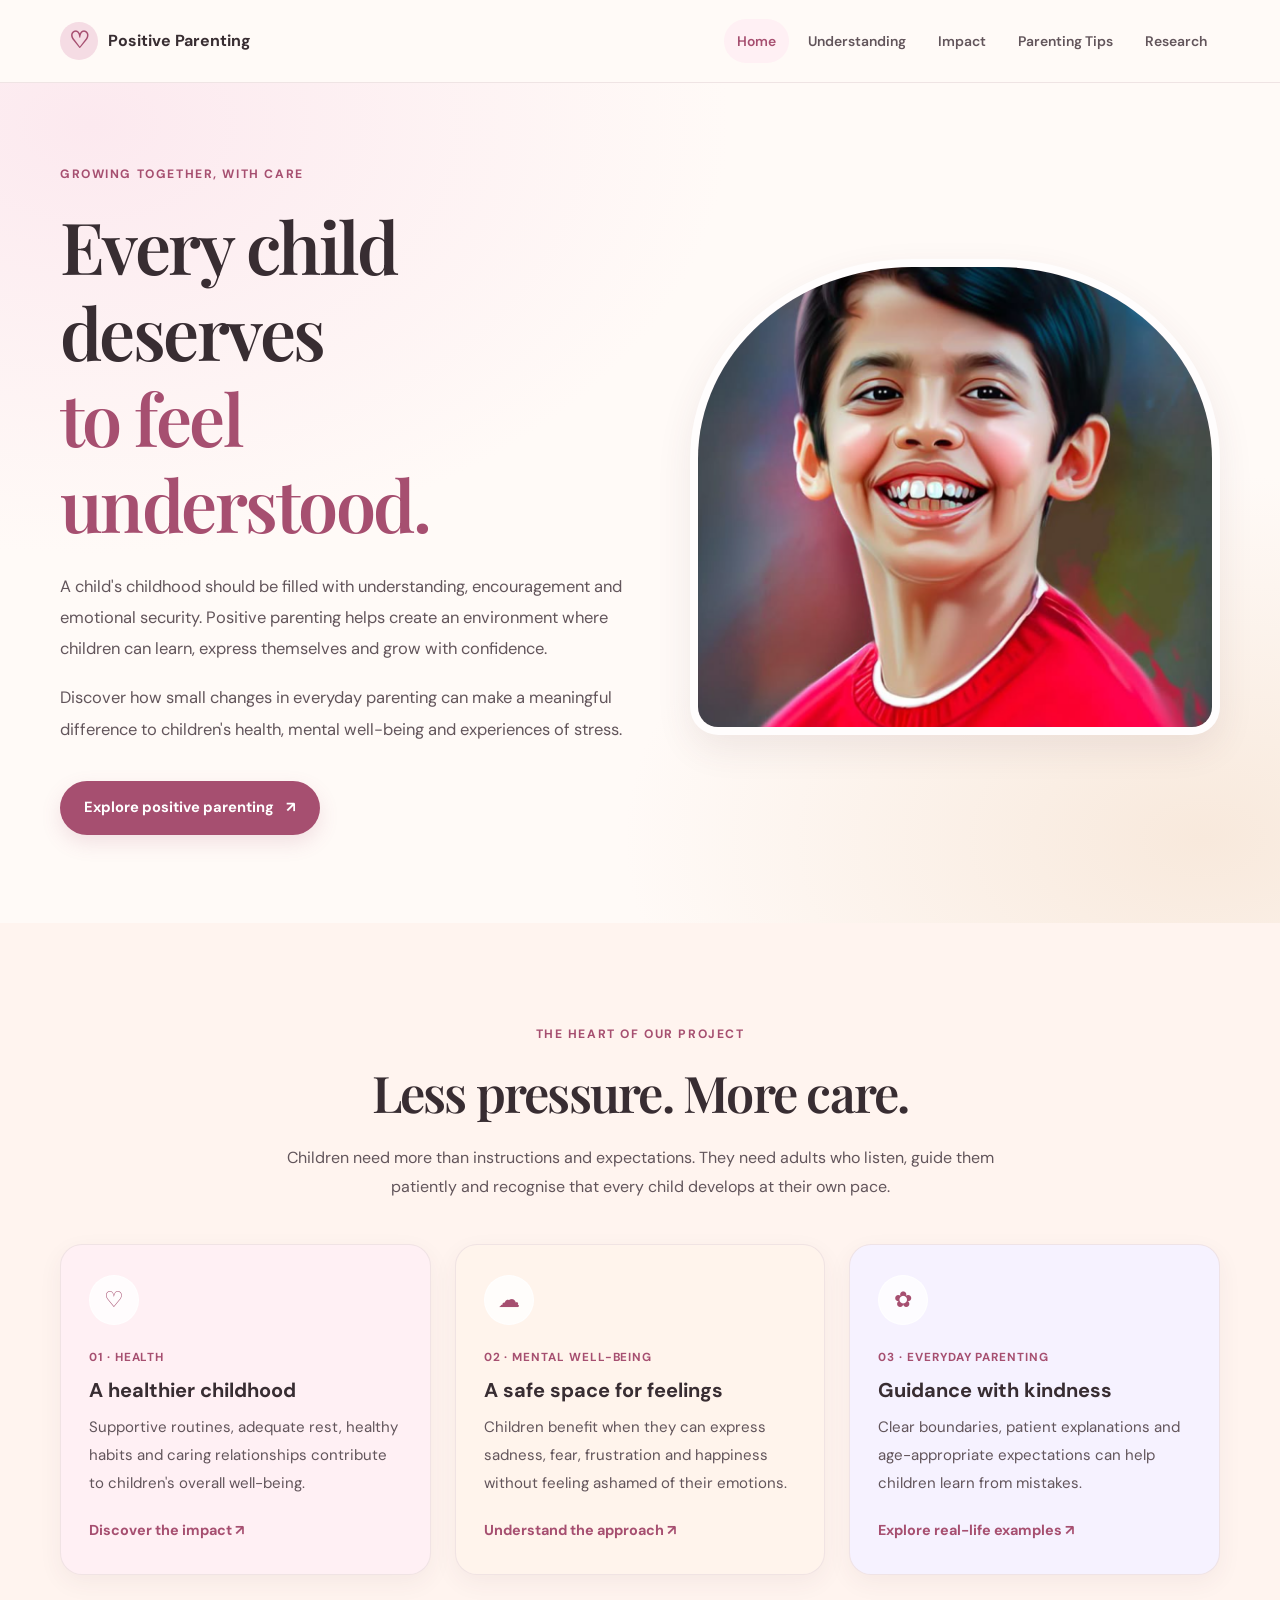
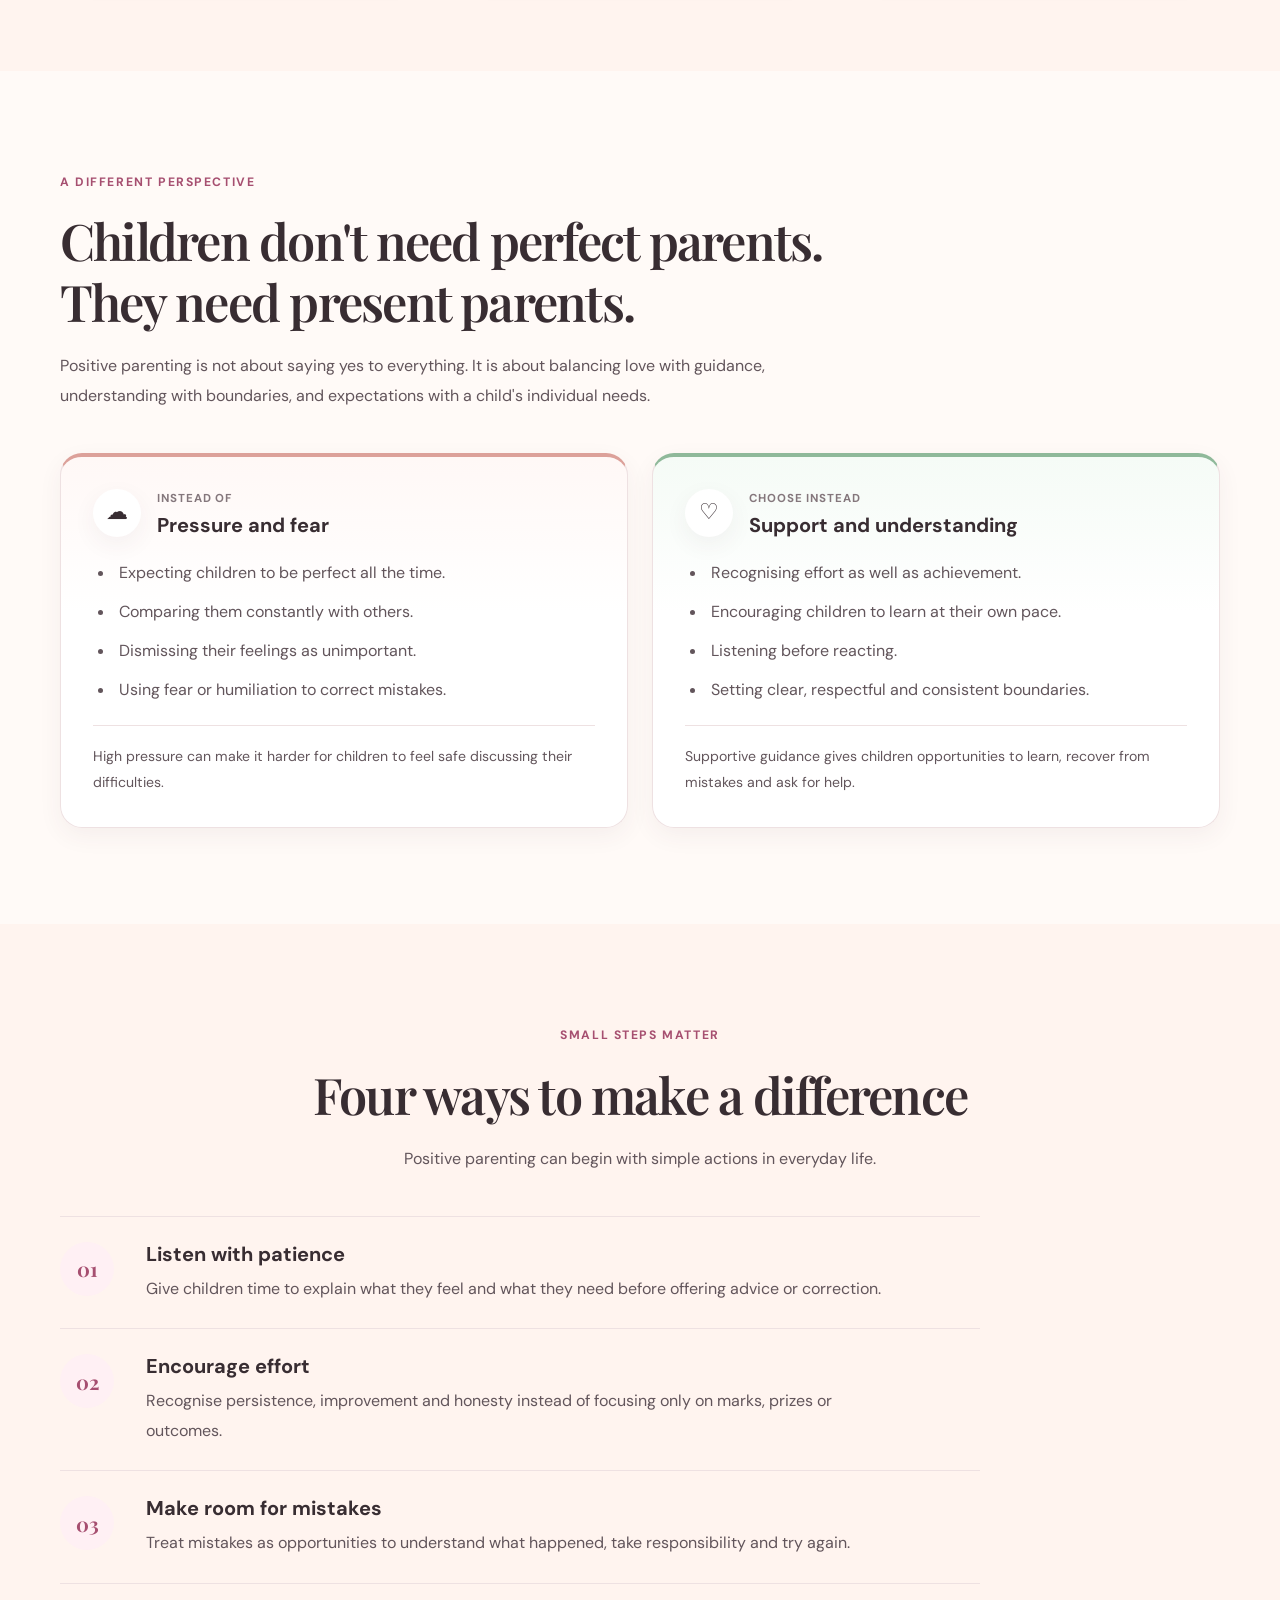
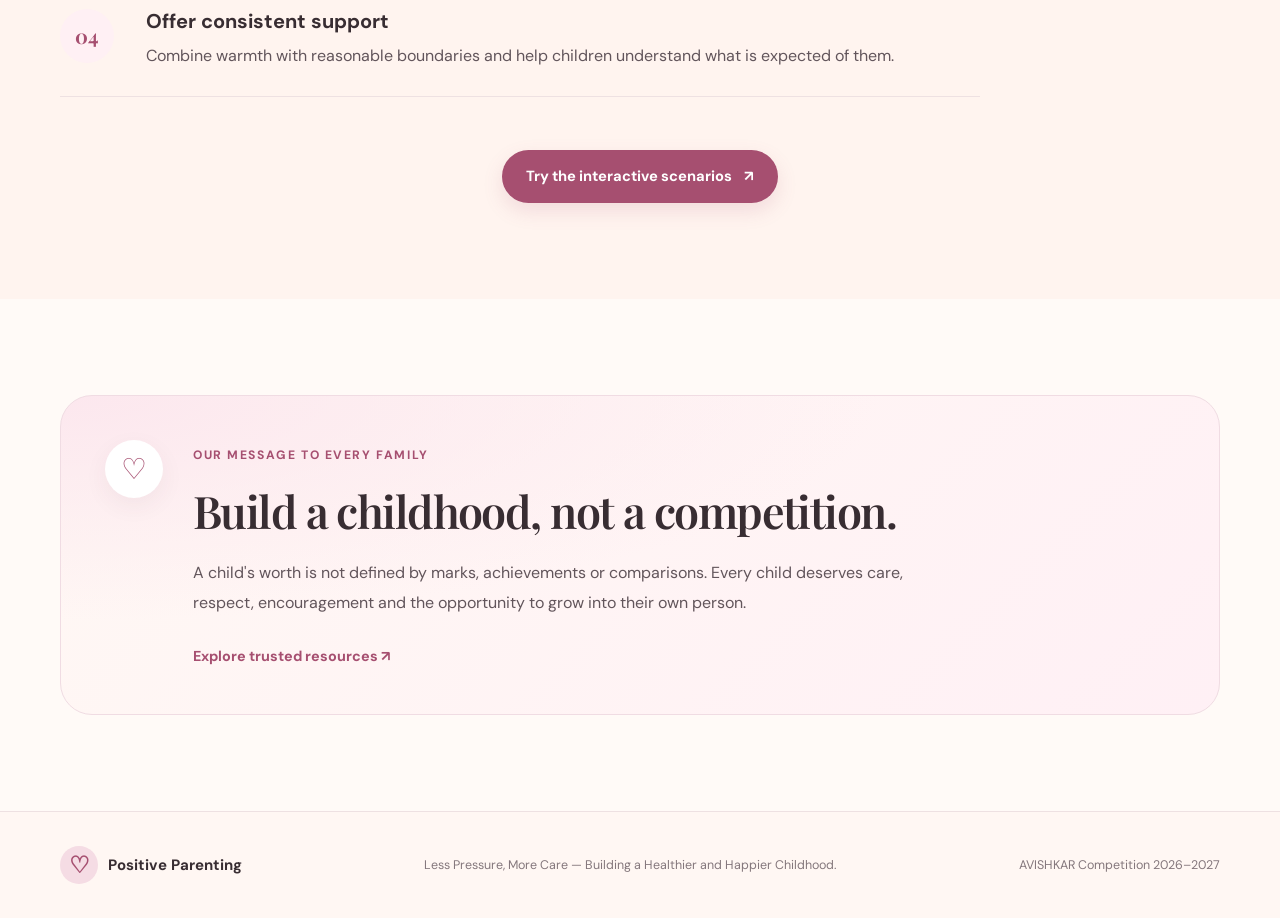
<file: index.html>
<!DOCTYPE html>
<html lang="en">
<head>
  <meta charset="UTF-8">
  <meta name="viewport" content="width=device-width, initial-scale=1.0">
  <meta name="theme-color" content="#fff7f5">
  <meta name="description" content="Discover how positive parenting can support children's health, mental well-being and stress management.">
  <title>Positive Parenting | Less Pressure, More Care</title>

  <link rel="preconnect" href="https://fonts.googleapis.com">
  <link rel="preconnect" href="https://fonts.gstatic.com" crossorigin>
  <link href="https://fonts.googleapis.com/css2?family=DM+Sans:wght@400;500;600;700&family=Playfair+Display:wght@500;600;700&display=swap" rel="stylesheet">

  <link rel="stylesheet" href="style.css">
</head>

<body>

  <header class="site-header">
    <div class="container nav-wrap">
      <a class="brand" href="index.html" aria-label="Positive Parenting home">
        <span class="brand-mark">♡</span>
        <span>Positive Parenting</span>
      </a>

      <button class="nav-toggle" type="button" aria-label="Open navigation" aria-expanded="false">
        <span></span>
        <span></span>
        <span></span>
      </button>

      <nav class="main-nav" aria-label="Main navigation">
        <a href="index.html" class="active" aria-current="page">Home</a>
        <a href="understanding.html">Understanding</a>
        <a href="impact.html">Impact</a>
        <a href="parenting-tips.html">Parenting Tips</a>
        <a href="research.html">Research</a>
      </nav>
    </div>
  </header>

  <main>

    <section class="hero">
      <div class="container hero-grid">

        <div class="hero-content">
          <span class="eyebrow">Growing together, with care</span>

          <h1>
            Every child deserves
            <span>to feel understood.</span>
          </h1>

          <p class="hero-description">
            A child's childhood should be filled with understanding,
            encouragement and emotional security. Positive parenting helps
            create an environment where children can learn, express themselves
            and grow with confidence.
          </p>

          <p class="hero-description">
            Discover how small changes in everyday parenting can make a
            meaningful difference to children's health, mental well-being
            and experiences of stress.
          </p>

          <a class="primary-button" href="understanding.html">
            Explore positive parenting <span aria-hidden="true">↗</span>
          </a>
        </div>

        <div class="hero-image">
          <img
            src="boy.png"
            alt="Child representing the importance of a happy and supportive childhood"
            fetchpriority="high"
          >
        </div>

      </div>
    </section>

    <section class="section soft-section">
      <div class="container">

        <div class="section-heading centered">
          <span class="eyebrow">The heart of our project</span>
          <h2>Less pressure. More care.</h2>
          <p>
            Children need more than instructions and expectations. They need
            adults who listen, guide them patiently and recognise that every
            child develops at their own pace.
          </p>
        </div>

        <div class="three-card-grid">

          <article class="info-card pink-card">
            <div class="icon-circle" aria-hidden="true">♡</div>
            <span class="small-label">01 · Health</span>
            <h3>A healthier childhood</h3>
            <p>
              Supportive routines, adequate rest, healthy habits and caring
              relationships contribute to children's overall well-being.
            </p>
            <a class="text-link" href="impact.html">
              Discover the impact ↗
            </a>
          </article>

          <article class="info-card peach-card">
            <div class="icon-circle" aria-hidden="true">☁</div>
            <span class="small-label">02 · Mental well-being</span>
            <h3>A safe space for feelings</h3>
            <p>
              Children benefit when they can express sadness, fear,
              frustration and happiness without feeling ashamed of their
              emotions.
            </p>
            <a class="text-link" href="understanding.html">
              Understand the approach ↗
            </a>
          </article>

          <article class="info-card lavender-card">
            <div class="icon-circle" aria-hidden="true">✿</div>
            <span class="small-label">03 · Everyday parenting</span>
            <h3>Guidance with kindness</h3>
            <p>
              Clear boundaries, patient explanations and age-appropriate
              expectations can help children learn from mistakes.
            </p>
            <a class="text-link" href="parenting-tips.html">
              Explore real-life examples ↗
            </a>
          </article>

        </div>
      </div>
    </section>

    <section class="section">
      <div class="container">

        <div class="section-heading">
          <span class="eyebrow">A different perspective</span>
          <h2>Children don't need perfect parents. They need present parents.</h2>
          <p>
            Positive parenting is not about saying yes to everything.
            It is about balancing love with guidance, understanding with
            boundaries, and expectations with a child's individual needs.
          </p>
        </div>

        <div class="comparison-grid">

          <article class="comparison-card negative-card">
            <div class="comparison-top">
              <div class="comparison-icon" aria-hidden="true">☁</div>
              <div>
                <span class="comparison-label">Instead of</span>
                <h3>Pressure and fear</h3>
              </div>
            </div>

            <ul>
              <li>Expecting children to be perfect all the time.</li>
              <li>Comparing them constantly with others.</li>
              <li>Dismissing their feelings as unimportant.</li>
              <li>Using fear or humiliation to correct mistakes.</li>
            </ul>

            <p class="comparison-note">
              High pressure can make it harder for children to feel safe
              discussing their difficulties.
            </p>
          </article>

          <article class="comparison-card positive-card">
            <div class="comparison-top">
              <div class="comparison-icon" aria-hidden="true">♡</div>
              <div>
                <span class="comparison-label">Choose instead</span>
                <h3>Support and understanding</h3>
              </div>
            </div>

            <ul>
              <li>Recognising effort as well as achievement.</li>
              <li>Encouraging children to learn at their own pace.</li>
              <li>Listening before reacting.</li>
              <li>Setting clear, respectful and consistent boundaries.</li>
            </ul>

            <p class="comparison-note">
              Supportive guidance gives children opportunities to learn,
              recover from mistakes and ask for help.
            </p>
          </article>

        </div>
      </div>
    </section>

    <section class="section soft-section">
      <div class="container">

        <div class="section-heading centered">
          <span class="eyebrow">Small steps matter</span>
          <h2>Four ways to make a difference</h2>
          <p>
            Positive parenting can begin with simple actions in everyday life.
          </p>
        </div>

        <div class="principle-list">

          <article class="principle-item">
            <div class="principle-number">01</div>
            <div>
              <h3>Listen with patience</h3>
              <p>
                Give children time to explain what they feel and what they need
                before offering advice or correction.
              </p>
            </div>
          </article>

          <article class="principle-item">
            <div class="principle-number">02</div>
            <div>
              <h3>Encourage effort</h3>
              <p>
                Recognise persistence, improvement and honesty instead of
                focusing only on marks, prizes or outcomes.
              </p>
            </div>
          </article>

          <article class="principle-item">
            <div class="principle-number">03</div>
            <div>
              <h3>Make room for mistakes</h3>
              <p>
                Treat mistakes as opportunities to understand what happened,
                take responsibility and try again.
              </p>
            </div>
          </article>

          <article class="principle-item">
            <div class="principle-number">04</div>
            <div>
              <h3>Offer consistent support</h3>
              <p>
                Combine warmth with reasonable boundaries and help children
                understand what is expected of them.
              </p>
            </div>
          </article>

        </div>

        <div style="text-align: center; margin-top: 35px;">
          <a class="primary-button" href="parenting-tips.html">
            Try the interactive scenarios <span aria-hidden="true">↗</span>
          </a>
        </div>

      </div>
    </section>

    <section class="section">
      <div class="container">
        <div class="message-box closing-message">
          <span class="message-symbol" aria-hidden="true">♡</span>

          <div>
            <span class="eyebrow">Our message to every family</span>
            <h2>Build a childhood, not a competition.</h2>
            <p>
              A child's worth is not defined by marks, achievements or
              comparisons. Every child deserves care, respect, encouragement
              and the opportunity to grow into their own person.
            </p>
            <a class="text-link" href="research.html">
              Explore trusted resources ↗
            </a>
          </div>
        </div>
      </div>
    </section>

  </main>

  <footer class="site-footer">
    <div class="container footer-inner">
      <a class="brand footer-brand" href="index.html">
        <span class="brand-mark">♡</span>
        <span>Positive Parenting</span>
      </a>

      <p class="footer-note">
        Less Pressure, More Care — Building a Healthier and Happier Childhood.
      </p>

      <p class="footer-note">
        AVISHKAR Competition 2026–2027
      </p>
    </div>
  </footer>

  <script src="script.js"></script>
</body>
</html>
</file>
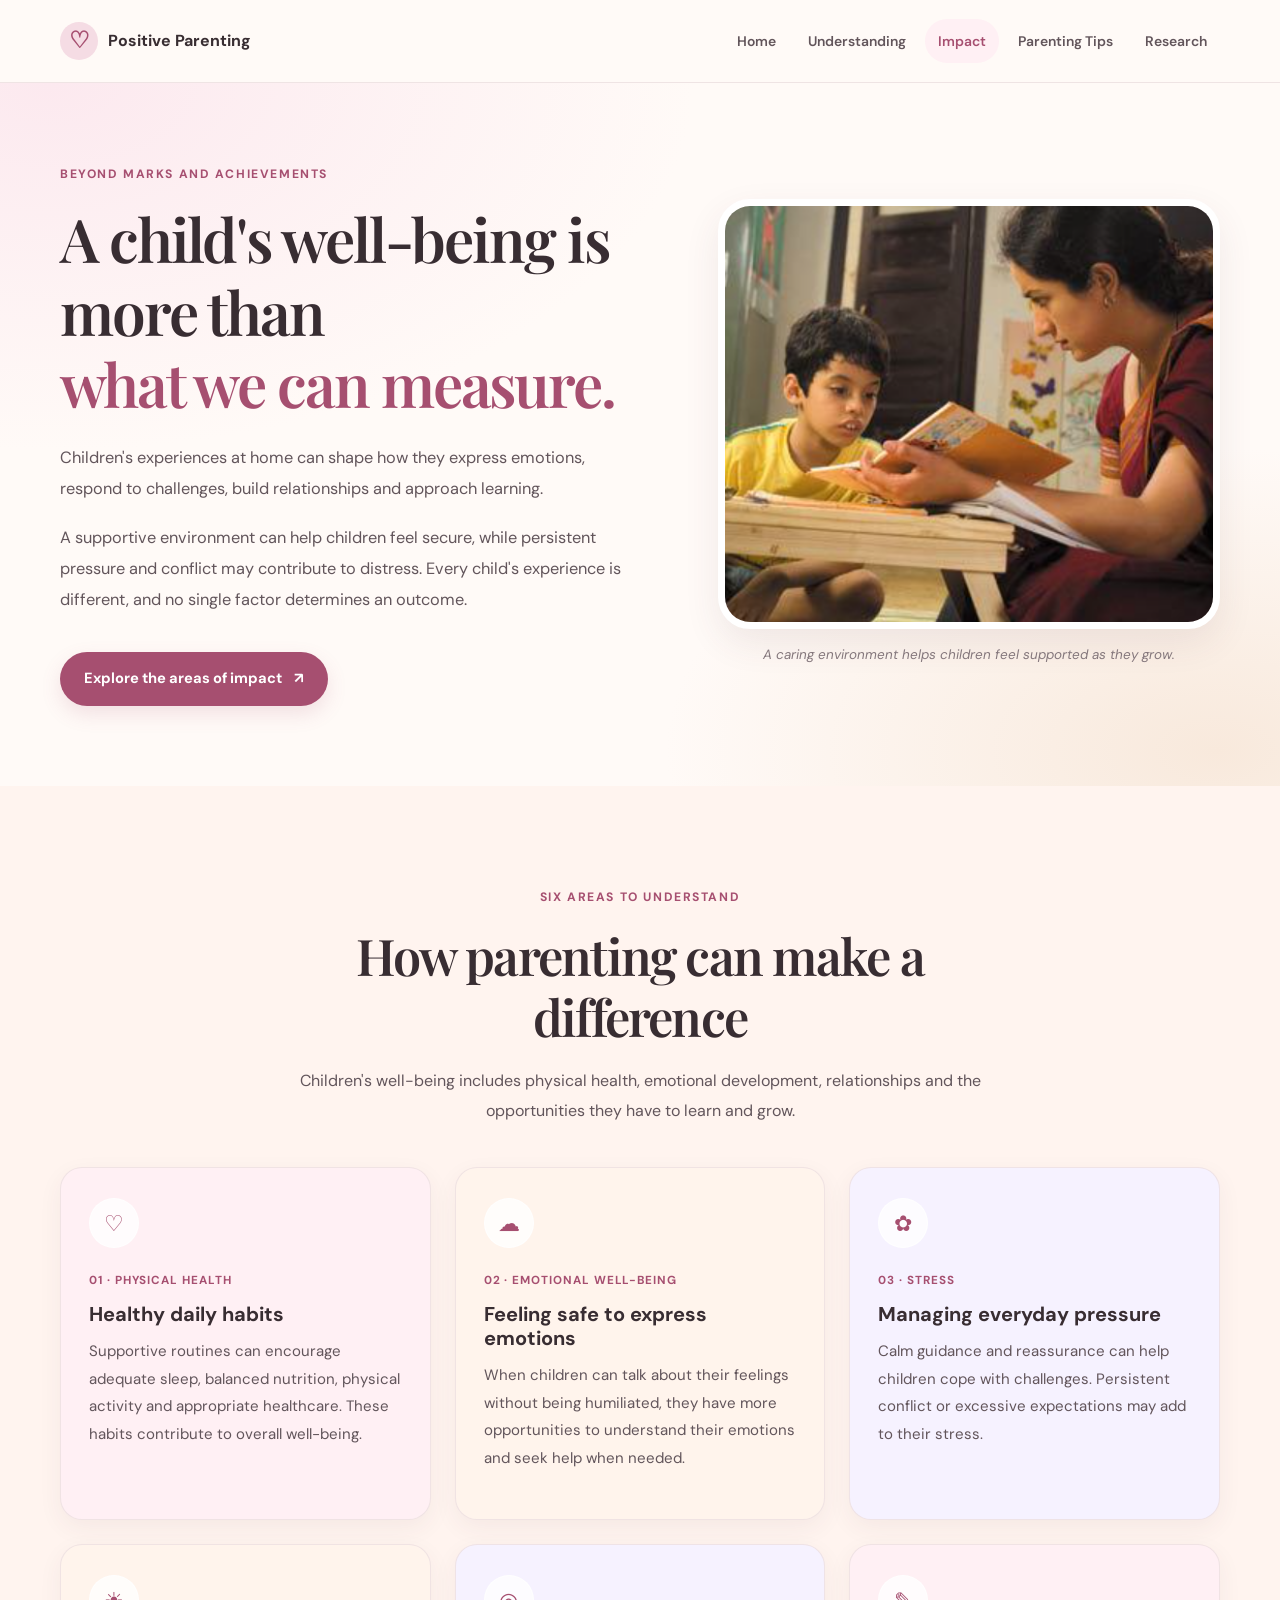
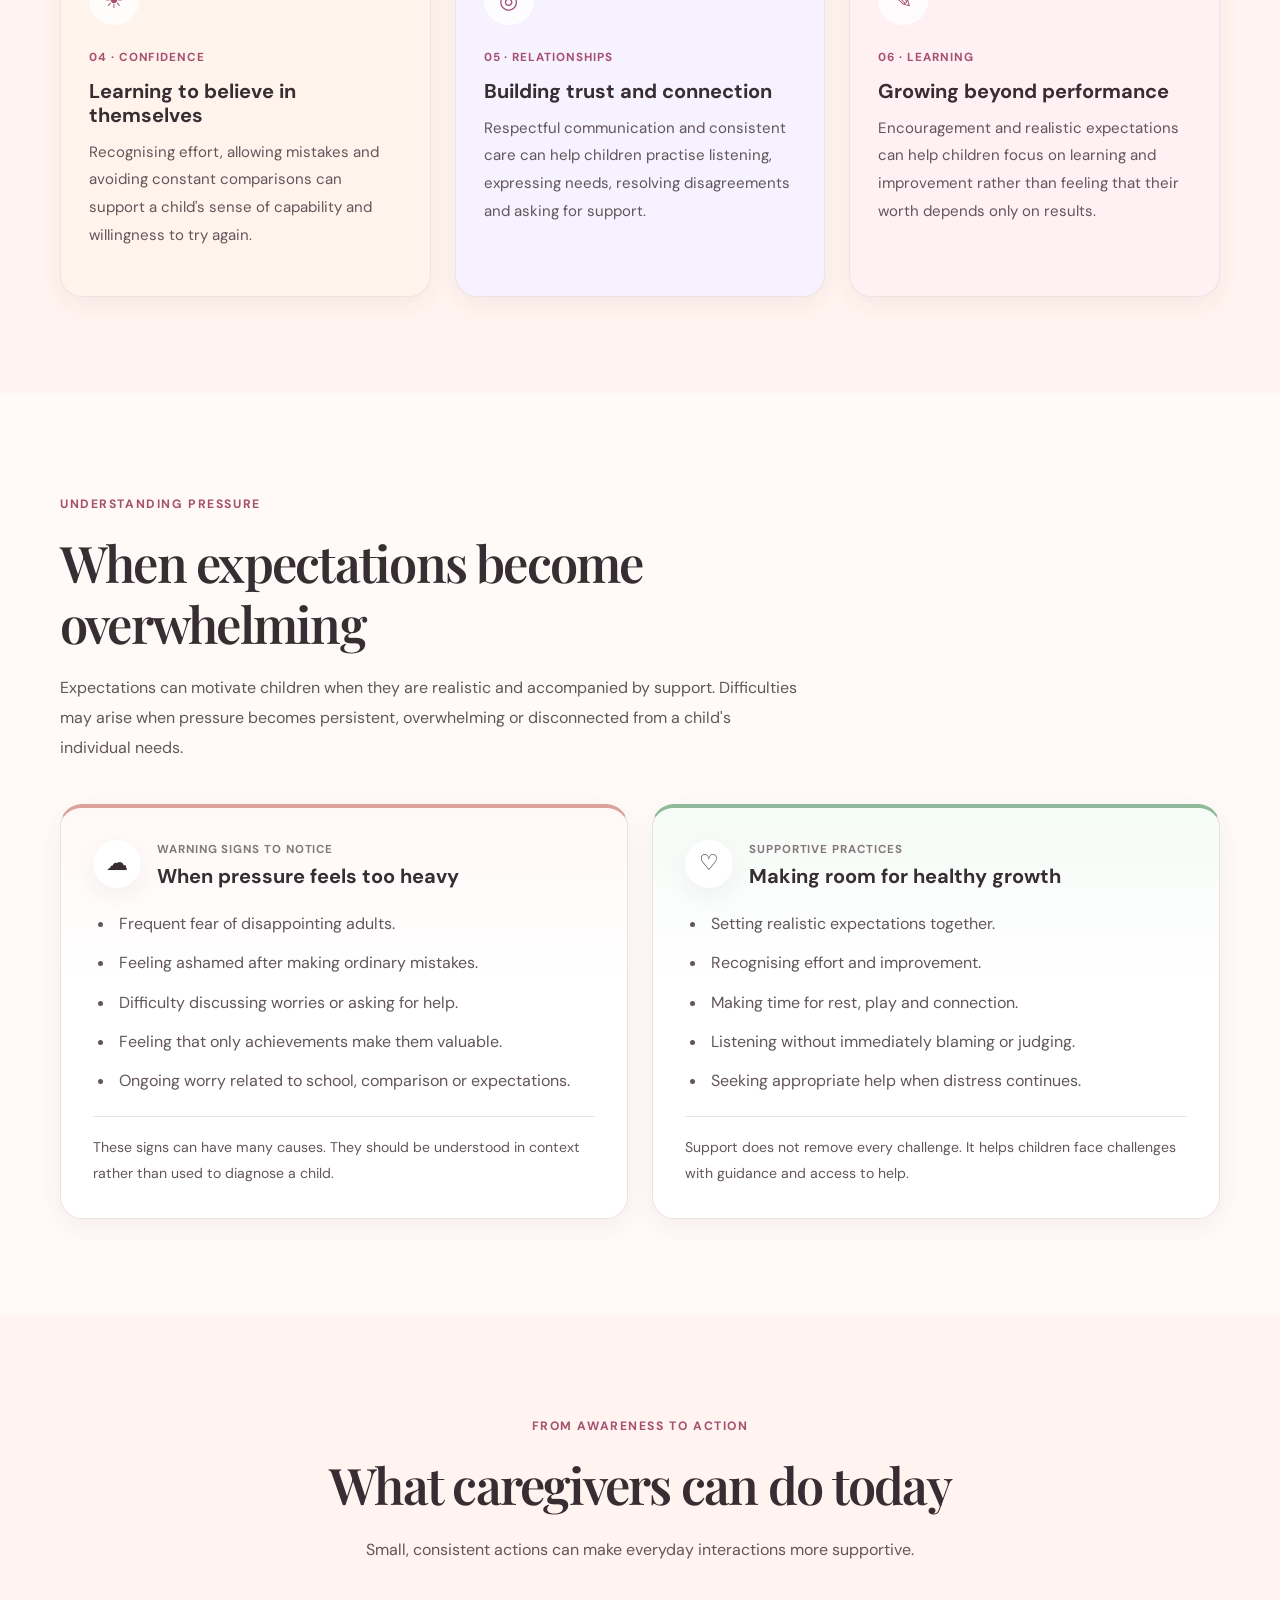
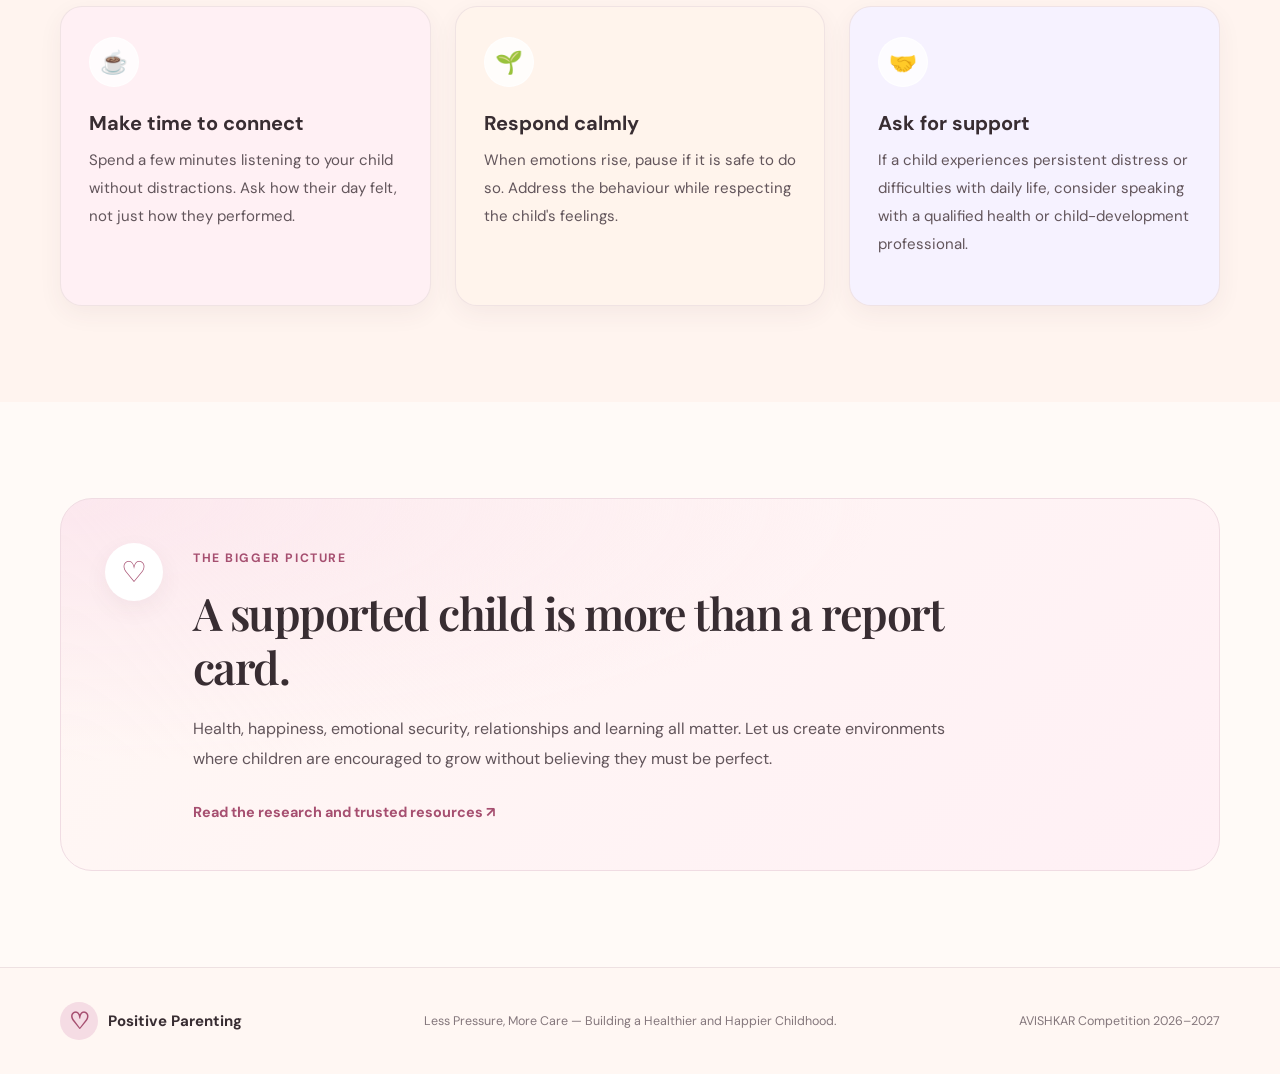
<file: impact.html>
<!DOCTYPE html>
<html lang="en">
<head>
  <meta charset="UTF-8">
  <meta name="viewport" content="width=device-width, initial-scale=1.0">
  <meta name="theme-color" content="#fff7f5">
  <meta name="description" content="Explore how positive parenting and excessive pressure can influence children's health, mental well-being, stress, confidence and learning.">
  <title>Impact of Positive Parenting | Children's Well-Being</title>

  <link rel="preconnect" href="https://fonts.googleapis.com">
  <link rel="preconnect" href="https://fonts.gstatic.com" crossorigin>
  <link href="https://fonts.googleapis.com/css2?family=DM+Sans:wght@400;500;600;700&family=Playfair+Display:wght@500;600;700&display=swap" rel="stylesheet">

  <link rel="stylesheet" href="style.css">
</head>

<body>

  <header class="site-header">
    <div class="container nav-wrap">
      <a class="brand" href="index.html" aria-label="Positive Parenting home">
        <span class="brand-mark">♡</span>
        <span>Positive Parenting</span>
      </a>

      <button class="nav-toggle" type="button" aria-label="Open navigation" aria-expanded="false">
        <span></span>
        <span></span>
        <span></span>
      </button>

      <nav class="main-nav" aria-label="Main navigation">
        <a href="index.html">Home</a>
        <a href="understanding.html">Understanding</a>
        <a href="impact.html" class="active" aria-current="page">Impact</a>
        <a href="parenting-tips.html">Parenting Tips</a>
        <a href="research.html">Research</a>
      </nav>
    </div>
  </header>

  <main>

    <section class="page-hero">
      <div class="container page-hero-grid">

        <div class="page-hero-content">
          <span class="eyebrow">Beyond marks and achievements</span>

          <h1>
            A child's well-being is more than
            <span>what we can measure.</span>
          </h1>

          <p class="hero-intro">
            Children's experiences at home can shape how they express
            emotions, respond to challenges, build relationships and
            approach learning.
          </p>

          <p class="hero-intro">
            A supportive environment can help children feel secure, while
            persistent pressure and conflict may contribute to distress.
            Every child's experience is different, and no single factor
            determines an outcome.
          </p>

          <a class="primary-button" href="#areas-of-impact">
            Explore the areas of impact <span aria-hidden="true">↗</span>
          </a>
        </div>

        <div class="page-hero-image">
          <img
            src="mother-child.png"
            alt="Mother and child sharing a caring moment"
            fetchpriority="high"
          >
          <p class="image-caption">
            A caring environment helps children feel supported as they grow.
          </p>
        </div>

      </div>
    </section>

    <section class="section soft-section" id="areas-of-impact">
      <div class="container">

        <div class="section-heading centered">
          <span class="eyebrow">Six areas to understand</span>
          <h2>How parenting can make a difference</h2>
          <p>
            Children's well-being includes physical health, emotional
            development, relationships and the opportunities they have
            to learn and grow.
          </p>
        </div>

        <div class="three-card-grid">

          <article class="info-card pink-card">
            <div class="icon-circle" aria-hidden="true">♡</div>
            <span class="small-label">01 · Physical health</span>
            <h3>Healthy daily habits</h3>
            <p>
              Supportive routines can encourage adequate sleep, balanced
              nutrition, physical activity and appropriate healthcare.
              These habits contribute to overall well-being.
            </p>
          </article>

          <article class="info-card peach-card">
            <div class="icon-circle" aria-hidden="true">☁</div>
            <span class="small-label">02 · Emotional well-being</span>
            <h3>Feeling safe to express emotions</h3>
            <p>
              When children can talk about their feelings without being
              humiliated, they have more opportunities to understand their
              emotions and seek help when needed.
            </p>
          </article>

          <article class="info-card lavender-card">
            <div class="icon-circle" aria-hidden="true">✿</div>
            <span class="small-label">03 · Stress</span>
            <h3>Managing everyday pressure</h3>
            <p>
              Calm guidance and reassurance can help children cope with
              challenges. Persistent conflict or excessive expectations
              may add to their stress.
            </p>
          </article>

          <article class="info-card peach-card">
            <div class="icon-circle" aria-hidden="true">☀</div>
            <span class="small-label">04 · Confidence</span>
            <h3>Learning to believe in themselves</h3>
            <p>
              Recognising effort, allowing mistakes and avoiding constant
              comparisons can support a child's sense of capability
              and willingness to try again.
            </p>
          </article>

          <article class="info-card lavender-card">
            <div class="icon-circle" aria-hidden="true">◎</div>
            <span class="small-label">05 · Relationships</span>
            <h3>Building trust and connection</h3>
            <p>
              Respectful communication and consistent care can help children
              practise listening, expressing needs, resolving disagreements
              and asking for support.
            </p>
          </article>

          <article class="info-card pink-card">
            <div class="icon-circle" aria-hidden="true">✎</div>
            <span class="small-label">06 · Learning</span>
            <h3>Growing beyond performance</h3>
            <p>
              Encouragement and realistic expectations can help children
              focus on learning and improvement rather than feeling that
              their worth depends only on results.
            </p>
          </article>

        </div>
      </div>
    </section>

    <section class="section">
      <div class="container">

        <div class="section-heading">
          <span class="eyebrow">Understanding pressure</span>
          <h2>When expectations become overwhelming</h2>
          <p>
            Expectations can motivate children when they are realistic and
            accompanied by support. Difficulties may arise when pressure
            becomes persistent, overwhelming or disconnected from a child's
            individual needs.
          </p>
        </div>

        <div class="comparison-grid">

          <article class="comparison-card negative-card">
            <div class="comparison-top">
              <div class="comparison-icon" aria-hidden="true">☁</div>
              <div>
                <span class="comparison-label">Warning signs to notice</span>
                <h3>When pressure feels too heavy</h3>
              </div>
            </div>

            <ul>
              <li>Frequent fear of disappointing adults.</li>
              <li>Feeling ashamed after making ordinary mistakes.</li>
              <li>Difficulty discussing worries or asking for help.</li>
              <li>Feeling that only achievements make them valuable.</li>
              <li>Ongoing worry related to school, comparison or expectations.</li>
            </ul>

            <p class="comparison-note">
              These signs can have many causes. They should be understood
              in context rather than used to diagnose a child.
            </p>
          </article>

          <article class="comparison-card positive-card">
            <div class="comparison-top">
              <div class="comparison-icon" aria-hidden="true">♡</div>
              <div>
                <span class="comparison-label">Supportive practices</span>
                <h3>Making room for healthy growth</h3>
              </div>
            </div>

            <ul>
              <li>Setting realistic expectations together.</li>
              <li>Recognising effort and improvement.</li>
              <li>Making time for rest, play and connection.</li>
              <li>Listening without immediately blaming or judging.</li>
              <li>Seeking appropriate help when distress continues.</li>
            </ul>

            <p class="comparison-note">
              Support does not remove every challenge. It helps children
              face challenges with guidance and access to help.
            </p>
          </article>

        </div>
      </div>
    </section>

    <section class="section soft-section">
      <div class="container">

        <div class="section-heading centered">
          <span class="eyebrow">From awareness to action</span>
          <h2>What caregivers can do today</h2>
          <p>
            Small, consistent actions can make everyday interactions
            more supportive.
          </p>
        </div>

        <div class="three-card-grid">

          <article class="info-card pink-card">
            <div class="icon-circle" aria-hidden="true">☕</div>
            <h3>Make time to connect</h3>
            <p>
              Spend a few minutes listening to your child without distractions.
              Ask how their day felt, not just how they performed.
            </p>
          </article>

          <article class="info-card peach-card">
            <div class="icon-circle" aria-hidden="true">🌱</div>
            <h3>Respond calmly</h3>
            <p>
              When emotions rise, pause if it is safe to do so. Address
              the behaviour while respecting the child's feelings.
            </p>
          </article>

          <article class="info-card lavender-card">
            <div class="icon-circle" aria-hidden="true">🤝</div>
            <h3>Ask for support</h3>
            <p>
              If a child experiences persistent distress or difficulties
              with daily life, consider speaking with a qualified health
              or child-development professional.
            </p>
          </article>

        </div>
      </div>
    </section>

    <section class="section">
      <div class="container">
        <div class="message-box closing-message">
          <span class="message-symbol" aria-hidden="true">♡</span>

          <div>
            <span class="eyebrow">The bigger picture</span>
            <h2>A supported child is more than a report card.</h2>
            <p>
              Health, happiness, emotional security, relationships and
              learning all matter. Let us create environments where children
              are encouraged to grow without believing they must be perfect.
            </p>

            <a class="text-link" href="research.html">
              Read the research and trusted resources ↗
            </a>
          </div>
        </div>
      </div>
    </section>

  </main>

  <footer class="site-footer">
    <div class="container footer-inner">
      <a class="brand footer-brand" href="index.html">
        <span class="brand-mark">♡</span>
        <span>Positive Parenting</span>
      </a>

      <p class="footer-note">
        Less Pressure, More Care — Building a Healthier and Happier Childhood.
      </p>

      <p class="footer-note">
        AVISHKAR Competition 2026–2027
      </p>
    </div>
  </footer>

  <script src="script.js"></script>
</body>
</html>
</file>
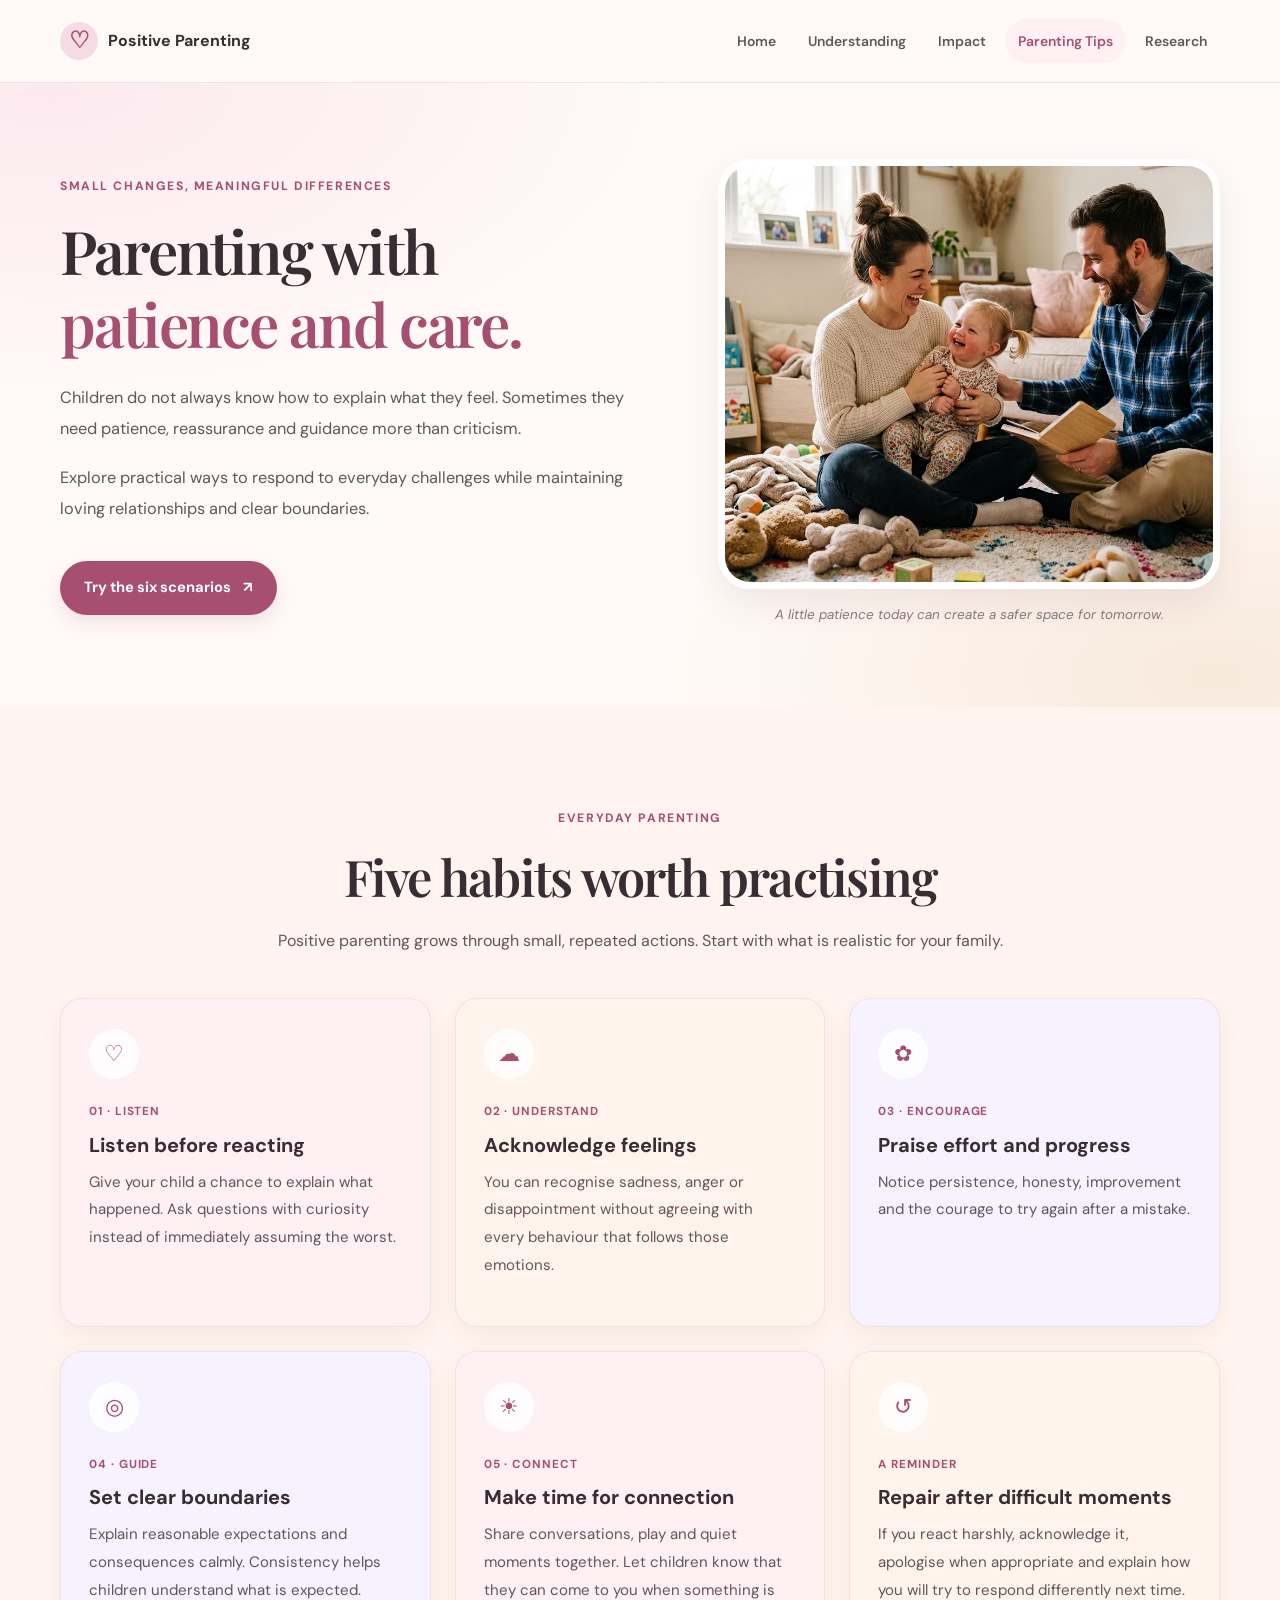
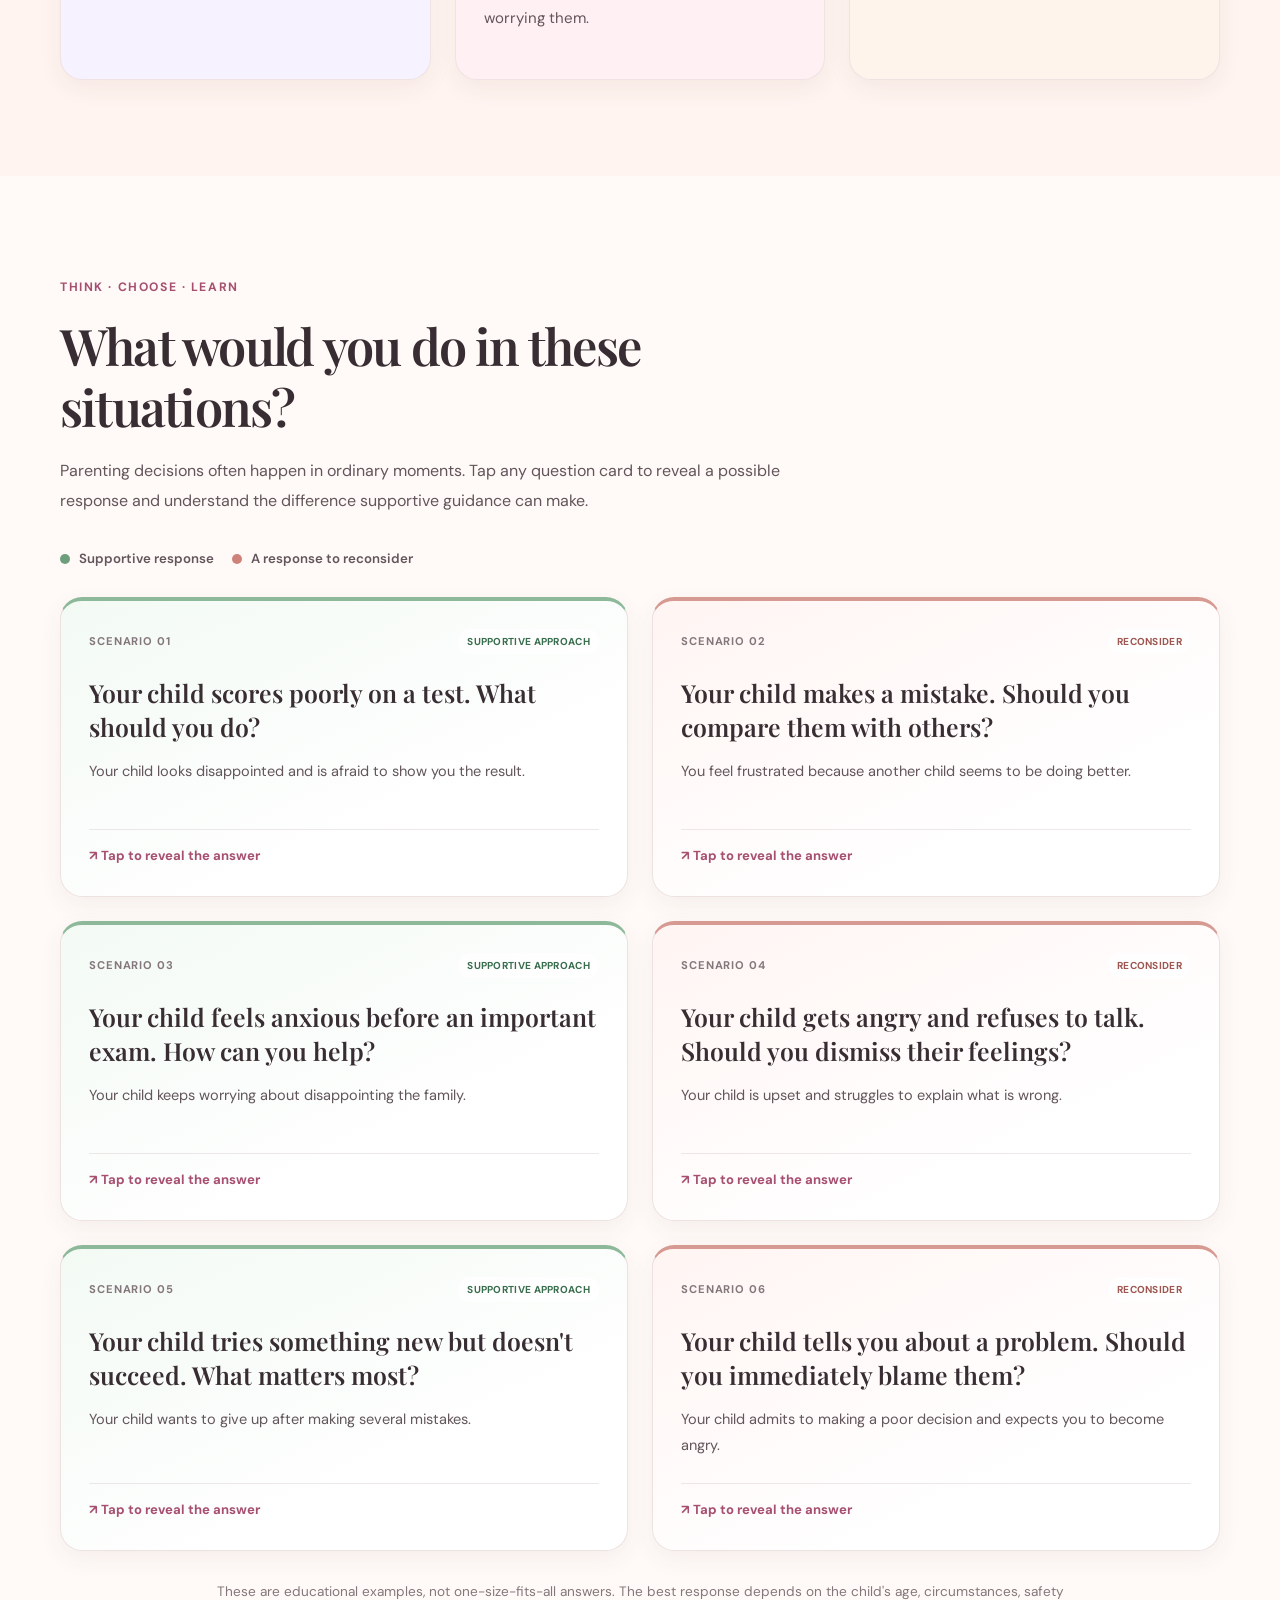
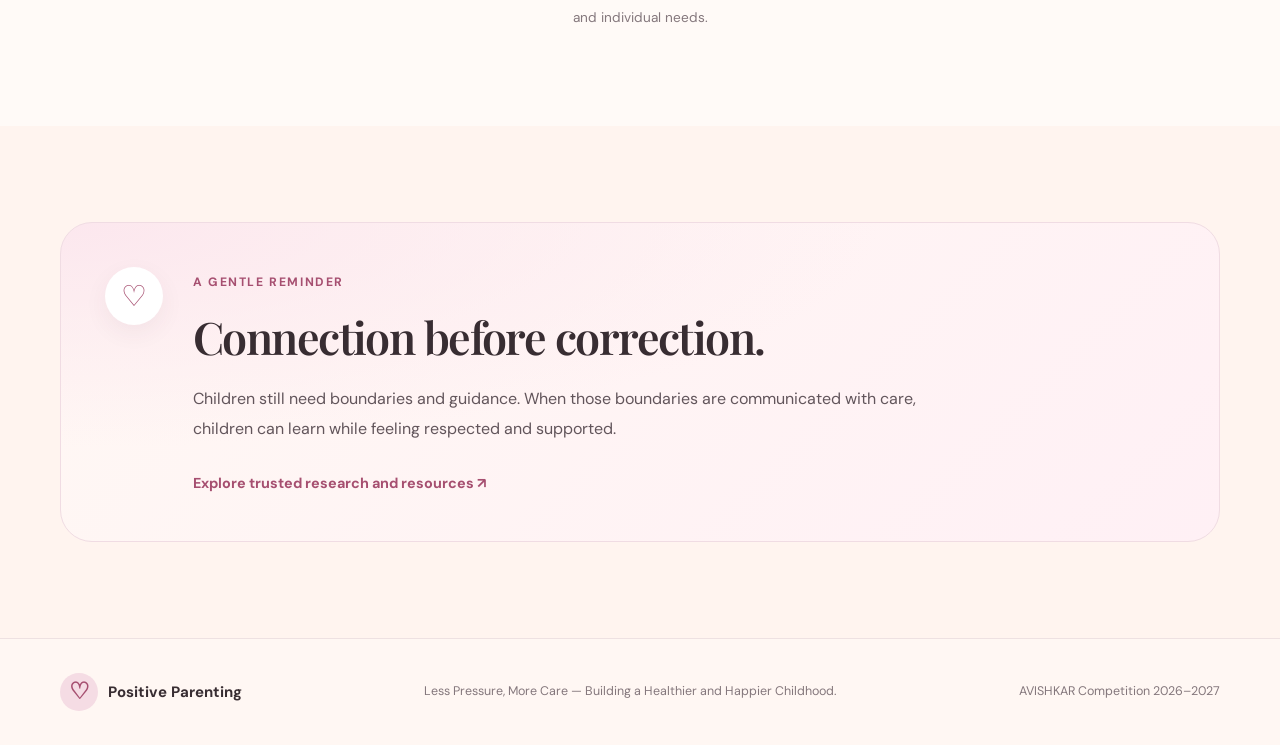
<file: parenting-tips.html>
<!DOCTYPE html>
<html lang="en">
<head>
  <meta charset="UTF-8">
  <meta name="viewport" content="width=device-width, initial-scale=1.0">
  <meta name="theme-color" content="#fff7f5">
  <meta name="description" content="Explore practical positive parenting tips and six interactive scenarios about supporting children's health, emotions and well-being.">

  <title>Positive Parenting Tips | Real-Life Scenarios</title>

  <link rel="preconnect" href="https://fonts.googleapis.com">
  <link rel="preconnect" href="https://fonts.gstatic.com" crossorigin>
  <link href="https://fonts.googleapis.com/css2?family=DM+Sans:wght@400;500;600;700&family=Playfair+Display:wght@500;600;700&display=swap" rel="stylesheet">

  <link rel="stylesheet" href="style.css">
</head>

<body>

  <header class="site-header">
    <div class="container nav-wrap">

      <a class="brand" href="index.html" aria-label="Positive Parenting home">
        <span class="brand-mark">♡</span>
        <span>Positive Parenting</span>
      </a>

      <button
        class="nav-toggle"
        type="button"
        aria-label="Open navigation"
        aria-expanded="false"
        aria-controls="main-navigation"
      >
        <span></span>
        <span></span>
        <span></span>
      </button>

      <nav class="main-nav" id="main-navigation" aria-label="Main navigation">
        <a href="index.html">Home</a>
        <a href="understanding.html">Understanding</a>
        <a href="impact.html">Impact</a>
        <a href="parenting-tips.html" class="active" aria-current="page">Parenting Tips</a>
        <a href="research.html">Research</a>
      </nav>

    </div>
  </header>

  <main>

    <!-- PAGE INTRODUCTION -->

    <section class="page-hero">
      <div class="container page-hero-grid">

        <div class="page-hero-content">
          <span class="eyebrow">Small changes, meaningful differences</span>

          <h1>
            Parenting with
            <span>patience and care.</span>
          </h1>

          <p class="hero-intro">
            Children do not always know how to explain what they feel.
            Sometimes they need patience, reassurance and guidance more
            than criticism.
          </p>

          <p class="hero-intro">
            Explore practical ways to respond to everyday challenges while
            maintaining loving relationships and clear boundaries.
          </p>

          <a class="primary-button" href="#interactive-scenarios">
            Try the six scenarios <span aria-hidden="true">↗</span>
          </a>
        </div>

        <div class="page-hero-image">
          <img
            src="goodparenting.jpeg"
            alt="Parents sharing a happy, caring moment with their young child at home"
            fetchpriority="high"
          >

          <p class="image-caption">
            A little patience today can create a safer space for tomorrow.
          </p>
        </div>

      </div>
    </section>

    <!-- PRACTICAL TIPS -->

    <section class="section soft-section">
      <div class="container">

        <div class="section-heading centered">
          <span class="eyebrow">Everyday parenting</span>
          <h2>Five habits worth practising</h2>

          <p>
            Positive parenting grows through small, repeated actions.
            Start with what is realistic for your family.
          </p>
        </div>

        <div class="three-card-grid">

          <article class="info-card pink-card">
            <div class="icon-circle" aria-hidden="true">♡</div>
            <span class="small-label">01 · Listen</span>
            <h3>Listen before reacting</h3>
            <p>
              Give your child a chance to explain what happened. Ask questions
              with curiosity instead of immediately assuming the worst.
            </p>
          </article>

          <article class="info-card peach-card">
            <div class="icon-circle" aria-hidden="true">☁</div>
            <span class="small-label">02 · Understand</span>
            <h3>Acknowledge feelings</h3>
            <p>
              You can recognise sadness, anger or disappointment without
              agreeing with every behaviour that follows those emotions.
            </p>
          </article>

          <article class="info-card lavender-card">
            <div class="icon-circle" aria-hidden="true">✿</div>
            <span class="small-label">03 · Encourage</span>
            <h3>Praise effort and progress</h3>
            <p>
              Notice persistence, honesty, improvement and the courage
              to try again after a mistake.
            </p>
          </article>

          <article class="info-card lavender-card">
            <div class="icon-circle" aria-hidden="true">◎</div>
            <span class="small-label">04 · Guide</span>
            <h3>Set clear boundaries</h3>
            <p>
              Explain reasonable expectations and consequences calmly.
              Consistency helps children understand what is expected.
            </p>
          </article>

          <article class="info-card pink-card">
            <div class="icon-circle" aria-hidden="true">☀</div>
            <span class="small-label">05 · Connect</span>
            <h3>Make time for connection</h3>
            <p>
              Share conversations, play and quiet moments together.
              Let children know that they can come to you when something
              is worrying them.
            </p>
          </article>

          <article class="info-card peach-card">
            <div class="icon-circle" aria-hidden="true">↺</div>
            <span class="small-label">A reminder</span>
            <h3>Repair after difficult moments</h3>
            <p>
              If you react harshly, acknowledge it, apologise when appropriate
              and explain how you will try to respond differently next time.
            </p>
          </article>

        </div>
      </div>
    </section>

    <!-- INTERACTIVE QUESTIONS -->

    <section class="section" id="interactive-scenarios">
      <div class="container">

        <div class="section-heading">
          <span class="eyebrow">Think · Choose · Learn</span>

          <h2>What would you do in these situations?</h2>

          <p>
            Parenting decisions often happen in ordinary moments.
            Tap any question card to reveal a possible response and
            understand the difference supportive guidance can make.
          </p>
        </div>

        <div class="scenario-legend">
          <span class="legend-item">
            <span class="legend-dot positive-dot"></span>
            Supportive response
          </span>

          <span class="legend-item">
            <span class="legend-dot negative-dot"></span>
            A response to reconsider
          </span>
        </div>

        <div class="scenario-grid">

          <!-- SCENARIO 1 -->

          <button
            class="scenario-card positive-scenario"
            type="button"
            aria-expanded="false"
            aria-controls="scenario-answer-1"
          >
            <span class="scenario-number">
              <span>SCENARIO 01</span>
              <span class="scenario-status">Supportive approach</span>
            </span>

            <span class="scenario-question">
              Your child scores poorly on a test. What should you do?
            </span>

            <span class="scenario-quote">
              Your child looks disappointed and is afraid to show you
              the result.
            </span>

            <span class="scenario-hint">
              <span aria-hidden="true">↗</span>
              Tap to reveal the answer
            </span>

            <span class="scenario-answer" id="scenario-answer-1" hidden>
              <span class="answer-heading">Respond with understanding</span>

              <span class="answer-text">
                Acknowledge the disappointment first. Then discuss what
                was difficult, identify areas for improvement and make
                a manageable study plan together.
              </span>

              <span class="answer-phrase">
                Try saying: “One test doesn't define you. Let's see what
                we can learn from it.”
              </span>
            </span>
          </button>

          <!-- SCENARIO 2 -->

          <button
            class="scenario-card negative-scenario"
            type="button"
            aria-expanded="false"
            aria-controls="scenario-answer-2"
          >
            <span class="scenario-number">
              <span>SCENARIO 02</span>
              <span class="scenario-status">Reconsider</span>
            </span>

            <span class="scenario-question">
              Your child makes a mistake. Should you compare them with others?
            </span>

            <span class="scenario-quote">
              You feel frustrated because another child seems to be doing
              better.
            </span>

            <span class="scenario-hint">
              <span aria-hidden="true">↗</span>
              Tap to reveal the answer
            </span>

            <span class="scenario-answer" id="scenario-answer-2" hidden>
              <span class="answer-heading">Focus on individual growth</span>

              <span class="answer-text">
                Avoid using siblings, friends or classmates as a measure
                of your child's worth. Discuss the mistake and help your
                child choose one practical step to improve.
              </span>

              <span class="answer-phrase">
                Try saying: “Let's focus on your progress and what you
                can do next.”
              </span>
            </span>
          </button>

          <!-- SCENARIO 3 -->

          <button
            class="scenario-card positive-scenario"
            type="button"
            aria-expanded="false"
            aria-controls="scenario-answer-3"
          >
            <span class="scenario-number">
              <span>SCENARIO 03</span>
              <span class="scenario-status">Supportive approach</span>
            </span>

            <span class="scenario-question">
              Your child feels anxious before an important exam. How can you help?
            </span>

            <span class="scenario-quote">
              Your child keeps worrying about disappointing the family.
            </span>

            <span class="scenario-hint">
              <span aria-hidden="true">↗</span>
              Tap to reveal the answer
            </span>

            <span class="scenario-answer" id="scenario-answer-3" hidden>
              <span class="answer-heading">Offer reassurance and structure</span>

              <span class="answer-text">
                Listen to the worries without dismissing them. Help your
                child break revision into smaller tasks, take appropriate
                breaks and maintain a reasonable sleep routine.
              </span>

              <span class="answer-phrase">
                Try saying: “I care about you, not just your result.
                Let's take this one step at a time.”
              </span>
            </span>
          </button>

          <!-- SCENARIO 4 -->

          <button
            class="scenario-card negative-scenario"
            type="button"
            aria-expanded="false"
            aria-controls="scenario-answer-4"
          >
            <span class="scenario-number">
              <span>SCENARIO 04</span>
              <span class="scenario-status">Reconsider</span>
            </span>

            <span class="scenario-question">
              Your child gets angry and refuses to talk. Should you dismiss their feelings?
            </span>

            <span class="scenario-quote">
              Your child is upset and struggles to explain what is wrong.
            </span>

            <span class="scenario-hint">
              <span aria-hidden="true">↗</span>
              Tap to reveal the answer
            </span>

            <span class="scenario-answer" id="scenario-answer-4" hidden>
              <span class="answer-heading">Make room for emotions</span>

              <span class="answer-text">
                If everyone is safe, allow a little time to settle down.
                Let your child know you are available to listen, while
                keeping appropriate boundaries around harmful behaviour.
              </span>

              <span class="answer-phrase">
                Try saying: “I can see you're upset. We can talk when
                you're ready.”
              </span>
            </span>
          </button>

          <!-- SCENARIO 5 -->

          <button
            class="scenario-card positive-scenario"
            type="button"
            aria-expanded="false"
            aria-controls="scenario-answer-5"
          >
            <span class="scenario-number">
              <span>SCENARIO 05</span>
              <span class="scenario-status">Supportive approach</span>
            </span>

            <span class="scenario-question">
              Your child tries something new but doesn't succeed. What matters most?
            </span>

            <span class="scenario-quote">
              Your child wants to give up after making several mistakes.
            </span>

            <span class="scenario-hint">
              <span aria-hidden="true">↗</span>
              Tap to reveal the answer
            </span>

            <span class="scenario-answer" id="scenario-answer-5" hidden>
              <span class="answer-heading">Celebrate effort and learning</span>

              <span class="answer-text">
                Recognise the courage it took to try. Help your child
                identify what they learned, offer support if needed
                and encourage another attempt when they feel ready.
              </span>

              <span class="answer-phrase">
                Try saying: “You gave it a try, and that matters.
                What would you like to try differently next time?”
              </span>
            </span>
          </button>

          <!-- SCENARIO 6 -->

          <button
            class="scenario-card negative-scenario"
            type="button"
            aria-expanded="false"
            aria-controls="scenario-answer-6"
          >
            <span class="scenario-number">
              <span>SCENARIO 06</span>
              <span class="scenario-status">Reconsider</span>
            </span>

            <span class="scenario-question">
              Your child tells you about a problem. Should you immediately blame them?
            </span>

            <span class="scenario-quote">
              Your child admits to making a poor decision and expects
              you to become angry.
            </span>

            <span class="scenario-hint">
              <span aria-hidden="true">↗</span>
              Tap to reveal the answer
            </span>

            <span class="scenario-answer" id="scenario-answer-6" hidden>
              <span class="answer-heading">Listen, then guide</span>

              <span class="answer-text">
                Hear the full story before deciding how to respond.
                Help your child understand the consequences, take
                responsibility and consider safer or more respectful
                choices for the future.
              </span>

              <span class="answer-phrase">
                Try saying: “Thank you for telling me. Let's understand
                what happened and work out how to put it right.”
              </span>
            </span>
          </button>

        </div>

        <p class="scenario-footnote">
          These are educational examples, not one-size-fits-all answers.
          The best response depends on the child's age, circumstances,
          safety and individual needs.
        </p>

      </div>
    </section>

    <!-- FINAL MESSAGE -->

    <section class="section soft-section">
      <div class="container">

        <div class="message-box closing-message">
          <span class="message-symbol" aria-hidden="true">♡</span>

          <div>
            <span class="eyebrow">A gentle reminder</span>

            <h2>Connection before correction.</h2>

            <p>
              Children still need boundaries and guidance. When those
              boundaries are communicated with care, children can learn
              while feeling respected and supported.
            </p>

            <a class="text-link" href="research.html">
              Explore trusted research and resources ↗
            </a>
          </div>
        </div>

      </div>
    </section>

  </main>

  <footer class="site-footer">
    <div class="container footer-inner">

      <a class="brand footer-brand" href="index.html">
        <span class="brand-mark">♡</span>
        <span>Positive Parenting</span>
      </a>

      <p class="footer-note">
        Less Pressure, More Care — Building a Healthier and Happier Childhood.
      </p>

      <p class="footer-note">
        AVISHKAR Competition 2026–2027
      </p>

    </div>
  </footer>

  <script src="script.js"></script>
</body>
</html>
</file>
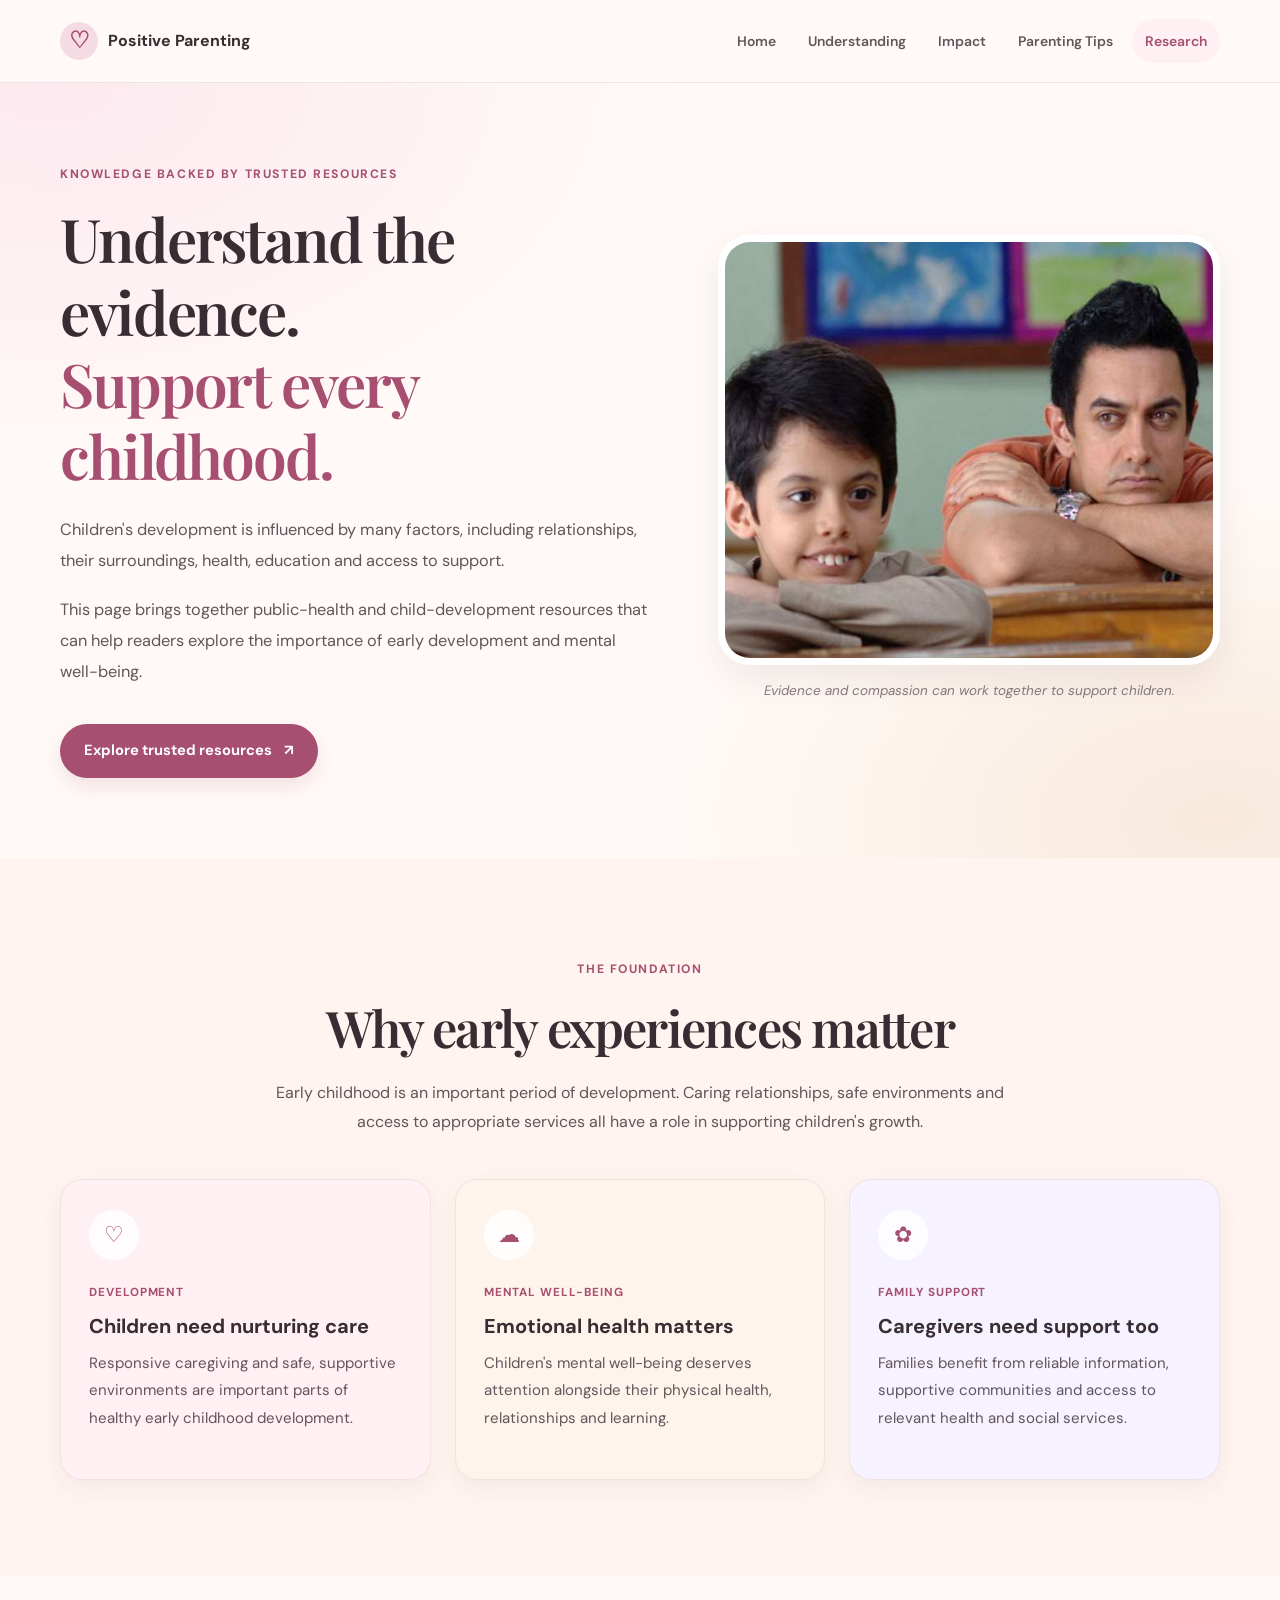
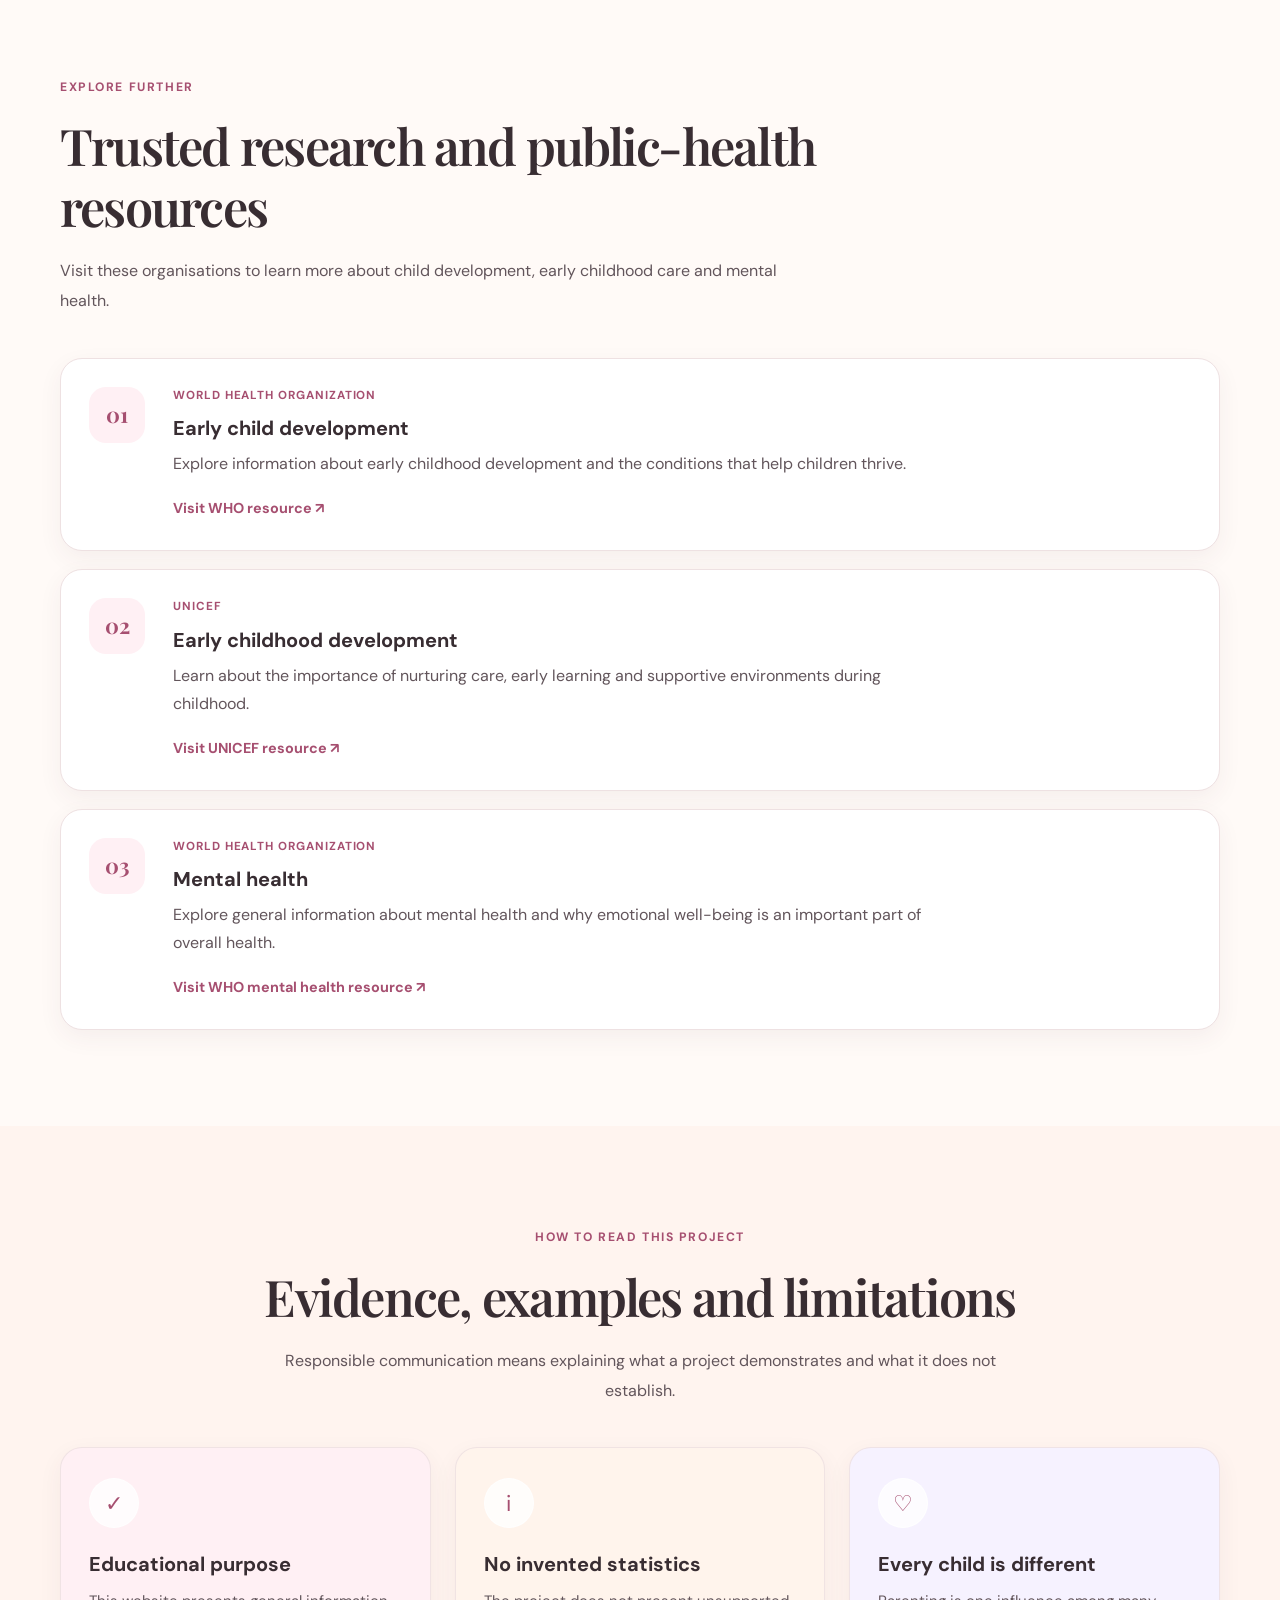
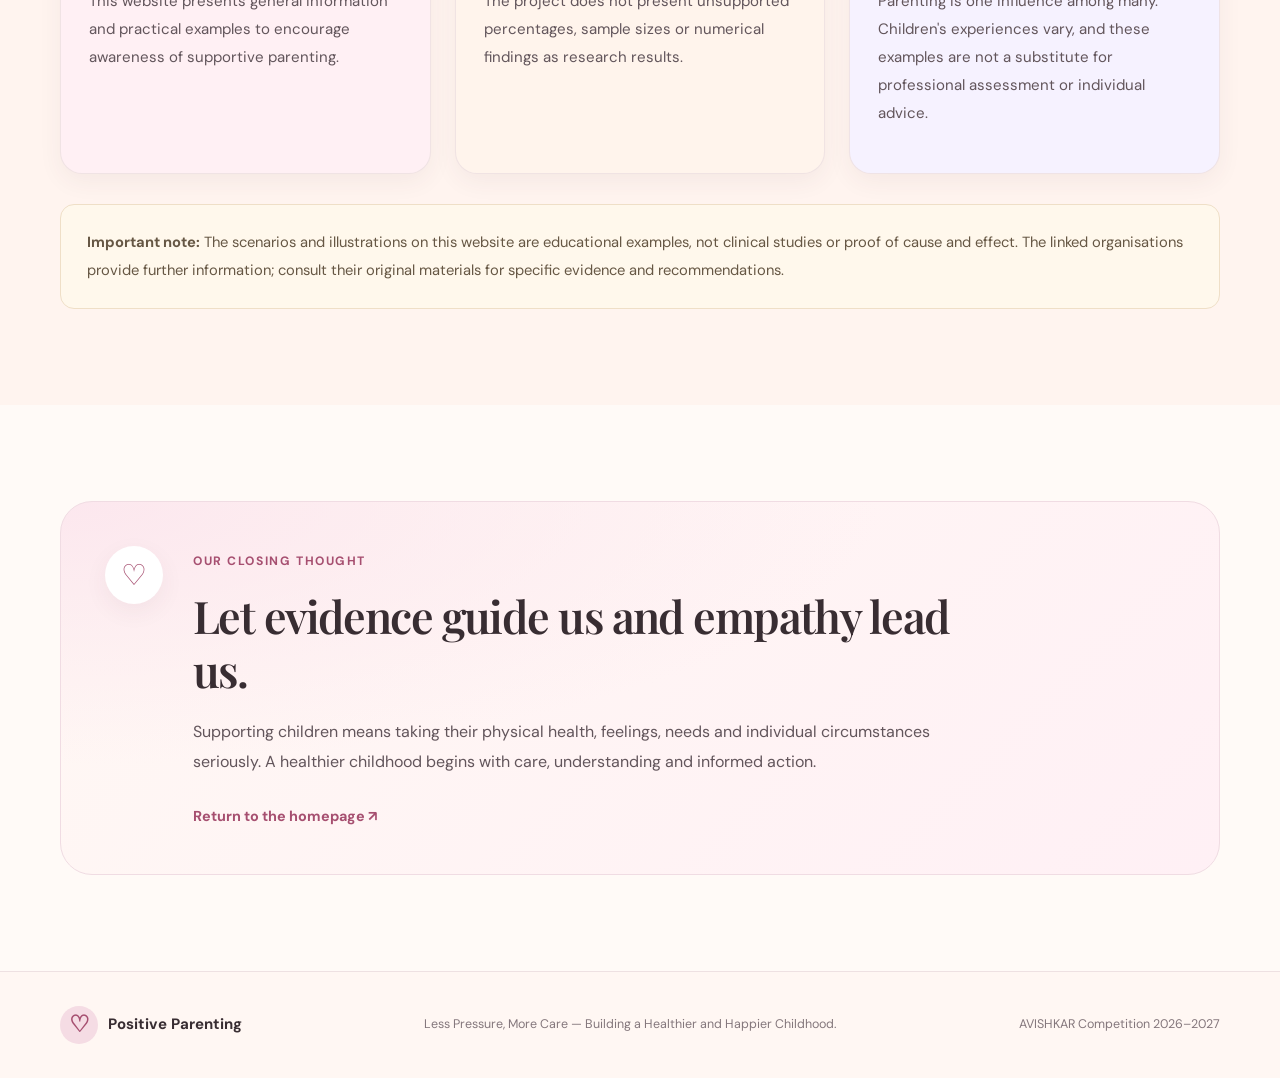
<file: research.html>
<!DOCTYPE html>
<html lang="en">
<head>
  <meta charset="UTF-8">
  <meta name="viewport" content="width=device-width, initial-scale=1.0">
  <meta name="theme-color" content="#fff7f5">
  <meta name="description" content="Explore trusted resources about early childhood development, children's mental health and positive parenting.">
  <title>Research & Resources | Positive Parenting</title>

  <link rel="preconnect" href="https://fonts.googleapis.com">
  <link rel="preconnect" href="https://fonts.gstatic.com" crossorigin>
  <link href="https://fonts.googleapis.com/css2?family=DM+Sans:wght@400;500;600;700&family=Playfair+Display:wght@500;600;700&display=swap" rel="stylesheet">

  <link rel="stylesheet" href="style.css">
</head>

<body>

  <header class="site-header">
    <div class="container nav-wrap">
      <a class="brand" href="index.html" aria-label="Positive Parenting home">
        <span class="brand-mark">♡</span>
        <span>Positive Parenting</span>
      </a>

      <button class="nav-toggle" type="button" aria-label="Open navigation" aria-expanded="false" aria-controls="main-navigation">
        <span></span>
        <span></span>
        <span></span>
      </button>

      <nav class="main-nav" id="main-navigation" aria-label="Main navigation">
        <a href="index.html">Home</a>
        <a href="understanding.html">Understanding</a>
        <a href="impact.html">Impact</a>
        <a href="parenting-tips.html">Parenting Tips</a>
        <a href="research.html" class="active" aria-current="page">Research</a>
      </nav>
    </div>
  </header>

  <main>

    <section class="page-hero">
      <div class="container page-hero-grid">

        <div class="page-hero-content">
          <span class="eyebrow">Knowledge backed by trusted resources</span>

          <h1>
            Understand the evidence.
            <span>Support every childhood.</span>
          </h1>

          <p class="hero-intro">
            Children's development is influenced by many factors, including
            relationships, their surroundings, health, education and access
            to support.
          </p>

          <p class="hero-intro">
            This page brings together public-health and child-development
            resources that can help readers explore the importance of early
            development and mental well-being.
          </p>

          <a class="primary-button" href="#trusted-resources">
            Explore trusted resources <span aria-hidden="true">↗</span>
          </a>
        </div>

        <div class="page-hero-image">
          <img
            src="ishaan.png"
            alt="Childhood and family well-being"
            fetchpriority="high"
          >
          <p class="image-caption">
            Evidence and compassion can work together to support children.
          </p>
        </div>

      </div>
    </section>

    <section class="section soft-section">
      <div class="container">

        <div class="section-heading centered">
          <span class="eyebrow">The foundation</span>
          <h2>Why early experiences matter</h2>
          <p>
            Early childhood is an important period of development. Caring
            relationships, safe environments and access to appropriate
            services all have a role in supporting children's growth.
          </p>
        </div>

        <div class="three-card-grid">

          <article class="info-card pink-card">
            <div class="icon-circle" aria-hidden="true">♡</div>
            <span class="small-label">Development</span>
            <h3>Children need nurturing care</h3>
            <p>
              Responsive caregiving and safe, supportive environments are
              important parts of healthy early childhood development.
            </p>
          </article>

          <article class="info-card peach-card">
            <div class="icon-circle" aria-hidden="true">☁</div>
            <span class="small-label">Mental well-being</span>
            <h3>Emotional health matters</h3>
            <p>
              Children's mental well-being deserves attention alongside
              their physical health, relationships and learning.
            </p>
          </article>

          <article class="info-card lavender-card">
            <div class="icon-circle" aria-hidden="true">✿</div>
            <span class="small-label">Family support</span>
            <h3>Caregivers need support too</h3>
            <p>
              Families benefit from reliable information, supportive
              communities and access to relevant health and social services.
            </p>
          </article>

        </div>
      </div>
    </section>

    <section class="section" id="trusted-resources">
      <div class="container">

        <div class="section-heading">
          <span class="eyebrow">Explore further</span>
          <h2>Trusted research and public-health resources</h2>
          <p>
            Visit these organisations to learn more about child development,
            early childhood care and mental health.
          </p>
        </div>

        <div class="source-list">

          <article class="source-card">
            <div class="source-icon" aria-hidden="true">01</div>

            <div class="source-content">
              <span class="small-label">World Health Organization</span>
              <h3>Early child development</h3>

              <p>
                Explore information about early childhood development and
                the conditions that help children thrive.
              </p>

              <a
                class="text-link"
                href="https://www.who.int/health-topics/early-child-development"
                target="_blank"
                rel="noopener noreferrer"
              >
                Visit WHO resource ↗
              </a>
            </div>
          </article>

          <article class="source-card">
            <div class="source-icon" aria-hidden="true">02</div>

            <div class="source-content">
              <span class="small-label">UNICEF</span>
              <h3>Early childhood development</h3>

              <p>
                Learn about the importance of nurturing care, early learning
                and supportive environments during childhood.
              </p>

              <a
                class="text-link"
                href="https://www.unicef.org/early-childhood-development"
                target="_blank"
                rel="noopener noreferrer"
              >
                Visit UNICEF resource ↗
              </a>
            </div>
          </article>

          <article class="source-card">
            <div class="source-icon" aria-hidden="true">03</div>

            <div class="source-content">
              <span class="small-label">World Health Organization</span>
              <h3>Mental health</h3>

              <p>
                Explore general information about mental health and why
                emotional well-being is an important part of overall health.
              </p>

              <a
                class="text-link"
                href="https://www.who.int/health-topics/mental-health"
                target="_blank"
                rel="noopener noreferrer"
              >
                Visit WHO mental health resource ↗
              </a>
            </div>
          </article>

        </div>
      </div>
    </section>

    <section class="section soft-section">
      <div class="container">

        <div class="section-heading centered">
          <span class="eyebrow">How to read this project</span>
          <h2>Evidence, examples and limitations</h2>
          <p>
            Responsible communication means explaining what a project
            demonstrates and what it does not establish.
          </p>
        </div>

        <div class="three-card-grid">

          <article class="info-card pink-card">
            <div class="icon-circle" aria-hidden="true">✓</div>
            <h3>Educational purpose</h3>
            <p>
              This website presents general information and practical
              examples to encourage awareness of supportive parenting.
            </p>
          </article>

          <article class="info-card peach-card">
            <div class="icon-circle" aria-hidden="true">i</div>
            <h3>No invented statistics</h3>
            <p>
              The project does not present unsupported percentages,
              sample sizes or numerical findings as research results.
            </p>
          </article>

          <article class="info-card lavender-card">
            <div class="icon-circle" aria-hidden="true">♡</div>
            <h3>Every child is different</h3>
            <p>
              Parenting is one influence among many. Children's experiences
              vary, and these examples are not a substitute for professional
              assessment or individual advice.
            </p>
          </article>

        </div>

        <div class="research-disclaimer">
          <strong>Important note:</strong>
          The scenarios and illustrations on this website are educational
          examples, not clinical studies or proof of cause and effect.
          The linked organisations provide further information; consult
          their original materials for specific evidence and recommendations.
        </div>

      </div>
    </section>

    <section class="section">
      <div class="container">
        <div class="message-box closing-message">
          <span class="message-symbol" aria-hidden="true">♡</span>

          <div>
            <span class="eyebrow">Our closing thought</span>
            <h2>Let evidence guide us and empathy lead us.</h2>
            <p>
              Supporting children means taking their physical health,
              feelings, needs and individual circumstances seriously.
              A healthier childhood begins with care, understanding
              and informed action.
            </p>

            <a class="text-link" href="index.html">
              Return to the homepage ↗
            </a>
          </div>
        </div>
      </div>
    </section>

  </main>

  <footer class="site-footer">
    <div class="container footer-inner">
      <a class="brand footer-brand" href="index.html">
        <span class="brand-mark">♡</span>
        <span>Positive Parenting</span>
      </a>

      <p class="footer-note">
        Less Pressure, More Care — Building a Healthier and Happier Childhood.
      </p>

      <p class="footer-note">
        AVISHKAR Competition 2026–2027
      </p>
    </div>
  </footer>

  <script src="script.js"></script>
</body>
</html>
</file>
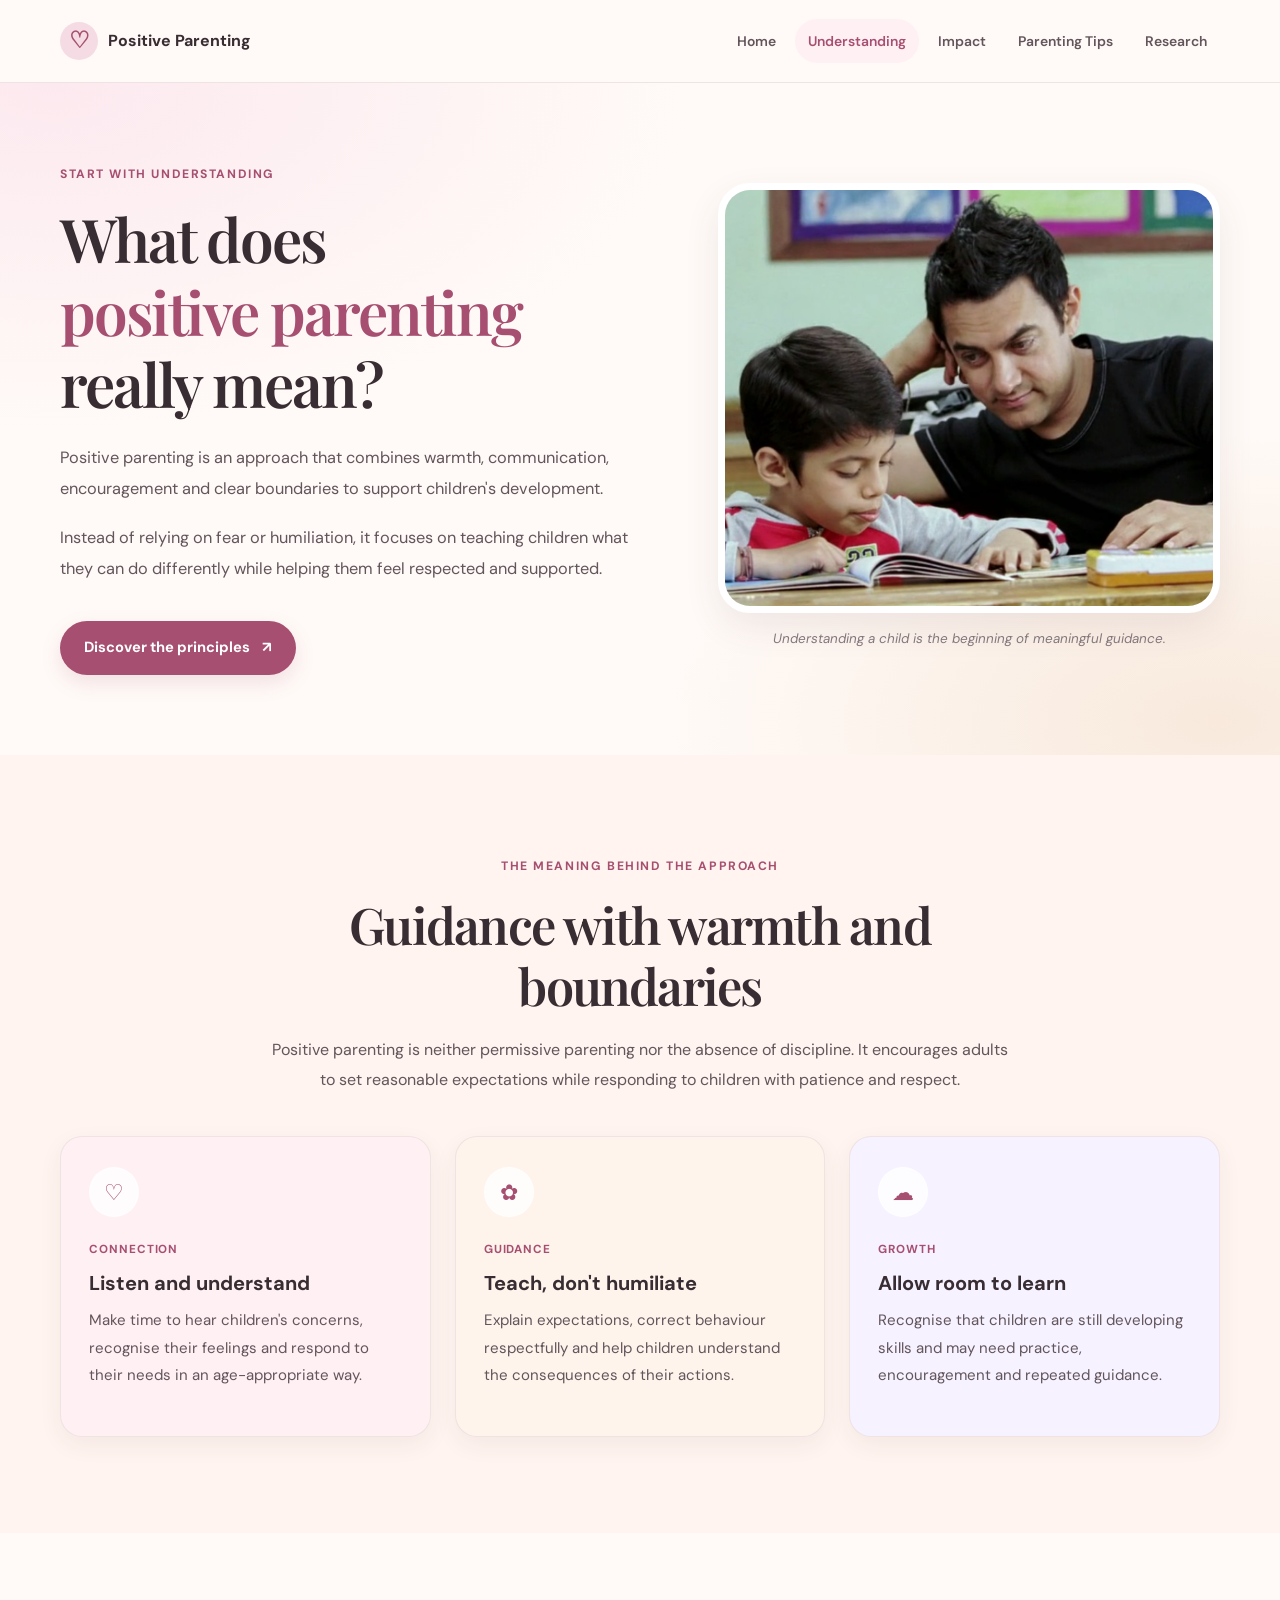
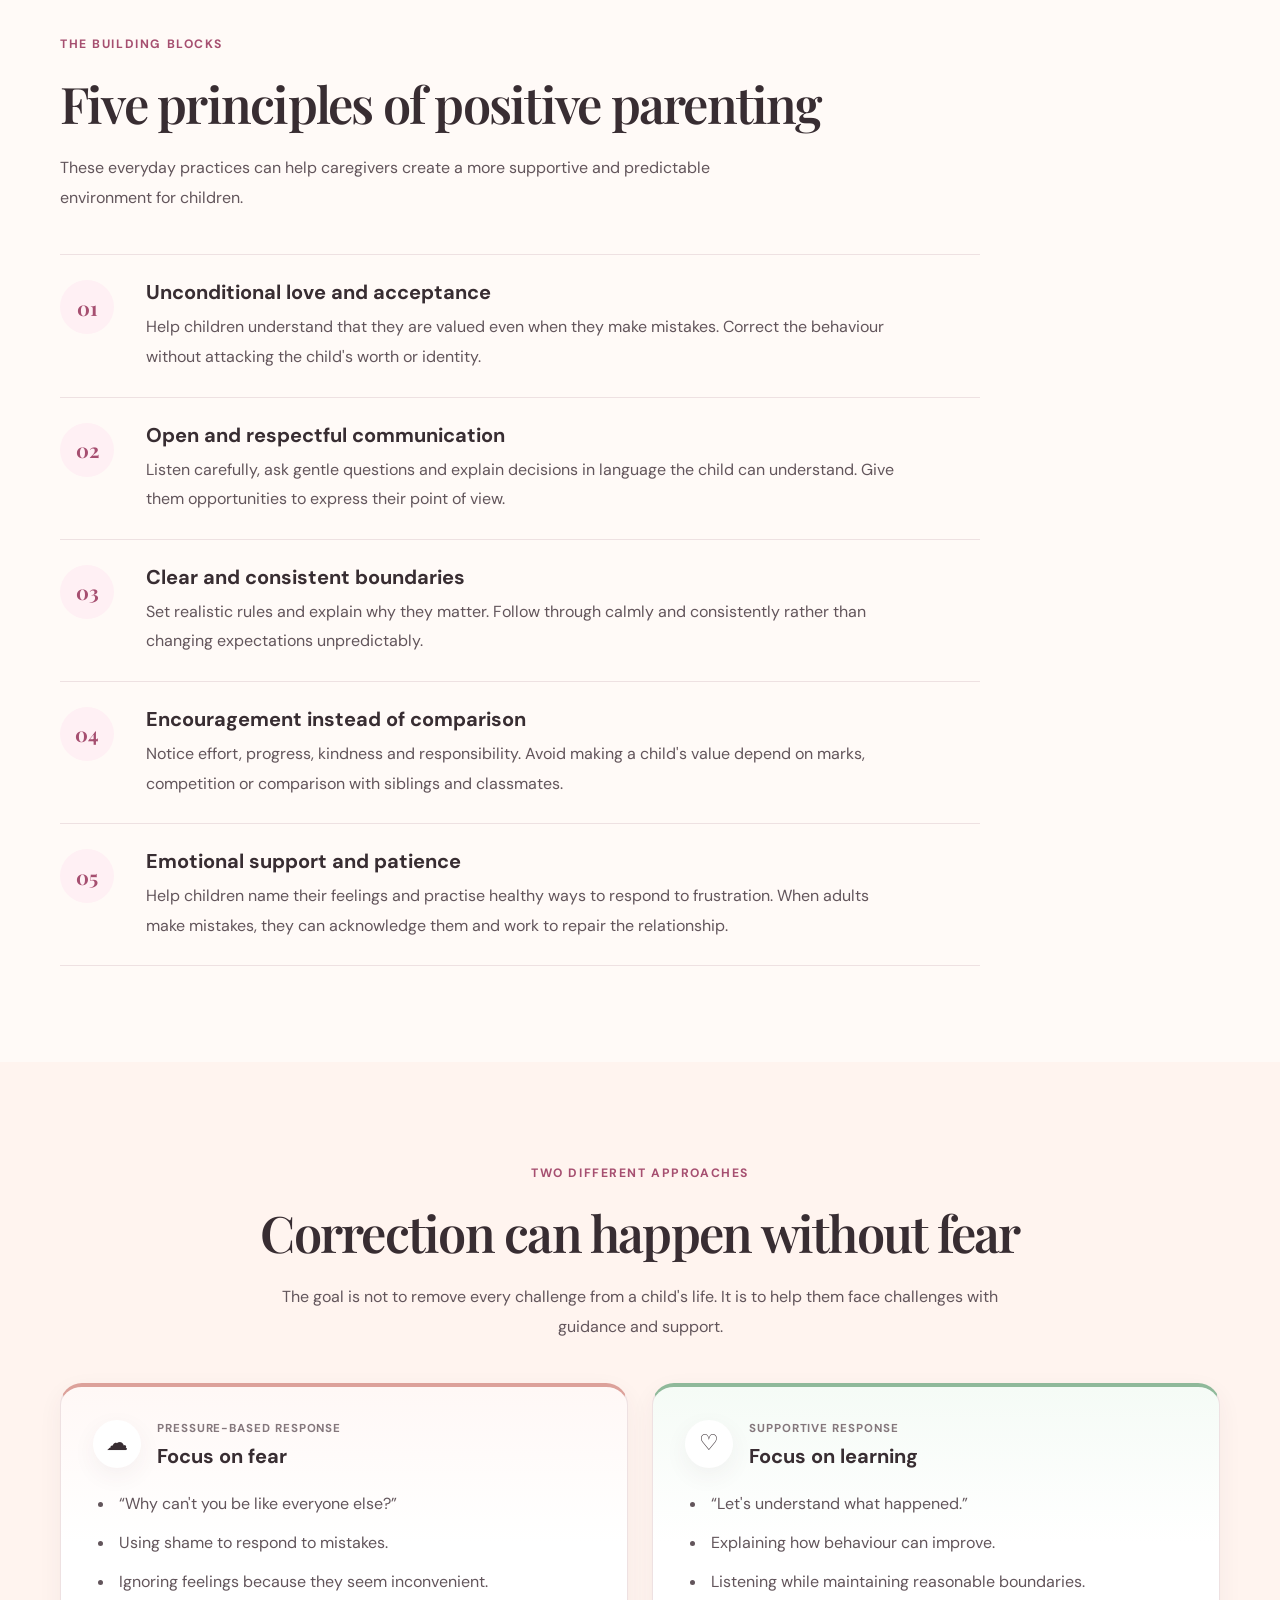
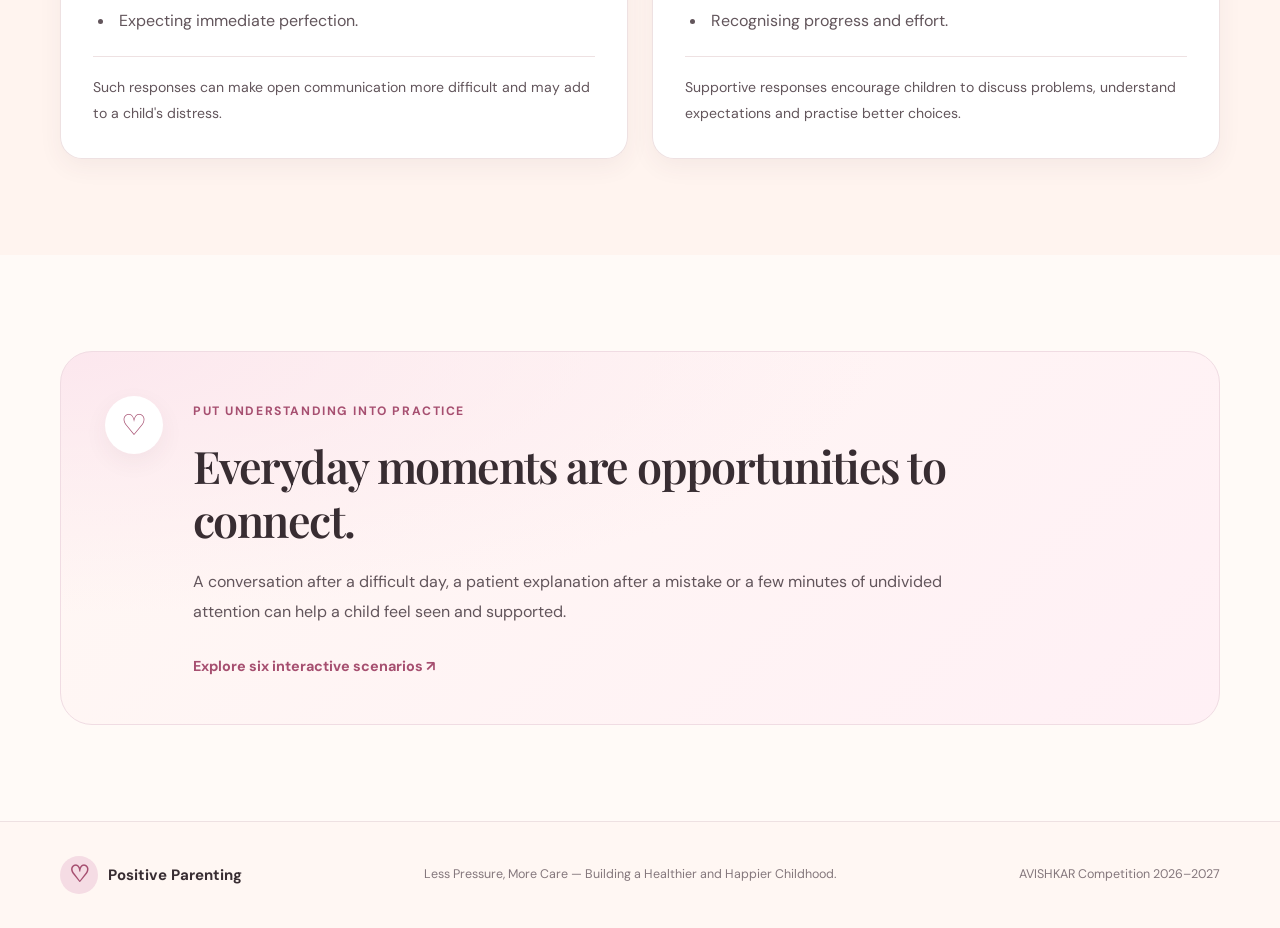
<file: understanding.html>
<!DOCTYPE html>
<html lang="en">
<head>
  <meta charset="UTF-8">
  <meta name="viewport" content="width=device-width, initial-scale=1.0">
  <meta name="theme-color" content="#fff7f5">
  <meta name="description" content="Understand positive parenting and how warmth, respectful boundaries and supportive communication can help children grow.">
  <title>Understanding Positive Parenting</title>

  <link rel="preconnect" href="https://fonts.googleapis.com">
  <link rel="preconnect" href="https://fonts.gstatic.com" crossorigin>
  <link href="https://fonts.googleapis.com/css2?family=DM+Sans:wght@400;500;600;700&family=Playfair+Display:wght@500;600;700&display=swap" rel="stylesheet">

  <link rel="stylesheet" href="style.css">
</head>

<body>

  <header class="site-header">
    <div class="container nav-wrap">
      <a class="brand" href="index.html" aria-label="Positive Parenting home">
        <span class="brand-mark">♡</span>
        <span>Positive Parenting</span>
      </a>

      <button class="nav-toggle" type="button" aria-label="Open navigation" aria-expanded="false">
        <span></span>
        <span></span>
        <span></span>
      </button>

      <nav class="main-nav" aria-label="Main navigation">
        <a href="index.html">Home</a>
        <a href="understanding.html" class="active" aria-current="page">Understanding</a>
        <a href="impact.html">Impact</a>
        <a href="parenting-tips.html">Parenting Tips</a>
        <a href="research.html">Research</a>
      </nav>
    </div>
  </header>

  <main>

    <section class="page-hero">
      <div class="container page-hero-grid">

        <div class="page-hero-content">
          <span class="eyebrow">Start with understanding</span>

          <h1>
            What does
            <span>positive parenting</span>
            really mean?
          </h1>

          <p class="hero-intro">
            Positive parenting is an approach that combines warmth,
            communication, encouragement and clear boundaries to support
            children's development.
          </p>

          <p class="hero-intro">
            Instead of relying on fear or humiliation, it focuses on teaching
            children what they can do differently while helping them feel
            respected and supported.
          </p>

          <a class="primary-button" href="#core-principles">
            Discover the principles <span aria-hidden="true">↗</span>
          </a>
        </div>

        <div class="page-hero-image">
          <img
            src="teacher-child.png"
            alt="A caring adult supporting a child"
            fetchpriority="high"
          >
          <p class="image-caption">
            Understanding a child is the beginning of meaningful guidance.
          </p>
        </div>

      </div>
    </section>

    <section class="section soft-section">
      <div class="container">

        <div class="section-heading centered">
          <span class="eyebrow">The meaning behind the approach</span>
          <h2>Guidance with warmth and boundaries</h2>
          <p>
            Positive parenting is neither permissive parenting nor the absence
            of discipline. It encourages adults to set reasonable expectations
            while responding to children with patience and respect.
          </p>
        </div>

        <div class="three-card-grid">

          <article class="info-card pink-card">
            <div class="icon-circle" aria-hidden="true">♡</div>
            <span class="small-label">Connection</span>
            <h3>Listen and understand</h3>
            <p>
              Make time to hear children's concerns, recognise their feelings
              and respond to their needs in an age-appropriate way.
            </p>
          </article>

          <article class="info-card peach-card">
            <div class="icon-circle" aria-hidden="true">✿</div>
            <span class="small-label">Guidance</span>
            <h3>Teach, don't humiliate</h3>
            <p>
              Explain expectations, correct behaviour respectfully and help
              children understand the consequences of their actions.
            </p>
          </article>

          <article class="info-card lavender-card">
            <div class="icon-circle" aria-hidden="true">☁</div>
            <span class="small-label">Growth</span>
            <h3>Allow room to learn</h3>
            <p>
              Recognise that children are still developing skills and may need
              practice, encouragement and repeated guidance.
            </p>
          </article>

        </div>
      </div>
    </section>

    <section class="section" id="core-principles">
      <div class="container">

        <div class="section-heading">
          <span class="eyebrow">The building blocks</span>
          <h2>Five principles of positive parenting</h2>
          <p>
            These everyday practices can help caregivers create a more
            supportive and predictable environment for children.
          </p>
        </div>

        <div class="principle-list">

          <article class="principle-item">
            <div class="principle-number">01</div>
            <div>
              <h3>Unconditional love and acceptance</h3>
              <p>
                Help children understand that they are valued even when they
                make mistakes. Correct the behaviour without attacking the
                child's worth or identity.
              </p>
            </div>
          </article>

          <article class="principle-item">
            <div class="principle-number">02</div>
            <div>
              <h3>Open and respectful communication</h3>
              <p>
                Listen carefully, ask gentle questions and explain decisions
                in language the child can understand. Give them opportunities
                to express their point of view.
              </p>
            </div>
          </article>

          <article class="principle-item">
            <div class="principle-number">03</div>
            <div>
              <h3>Clear and consistent boundaries</h3>
              <p>
                Set realistic rules and explain why they matter. Follow through
                calmly and consistently rather than changing expectations
                unpredictably.
              </p>
            </div>
          </article>

          <article class="principle-item">
            <div class="principle-number">04</div>
            <div>
              <h3>Encouragement instead of comparison</h3>
              <p>
                Notice effort, progress, kindness and responsibility. Avoid
                making a child's value depend on marks, competition or
                comparison with siblings and classmates.
              </p>
            </div>
          </article>

          <article class="principle-item">
            <div class="principle-number">05</div>
            <div>
              <h3>Emotional support and patience</h3>
              <p>
                Help children name their feelings and practise healthy ways
                to respond to frustration. When adults make mistakes, they
                can acknowledge them and work to repair the relationship.
              </p>
            </div>
          </article>

        </div>
      </div>
    </section>

    <section class="section soft-section">
      <div class="container">

        <div class="section-heading centered">
          <span class="eyebrow">Two different approaches</span>
          <h2>Correction can happen without fear</h2>
          <p>
            The goal is not to remove every challenge from a child's life.
            It is to help them face challenges with guidance and support.
          </p>
        </div>

        <div class="comparison-grid">

          <article class="comparison-card negative-card">
            <div class="comparison-top">
              <div class="comparison-icon" aria-hidden="true">☁</div>
              <div>
                <span class="comparison-label">Pressure-based response</span>
                <h3>Focus on fear</h3>
              </div>
            </div>

            <ul>
              <li>“Why can't you be like everyone else?”</li>
              <li>Using shame to respond to mistakes.</li>
              <li>Ignoring feelings because they seem inconvenient.</li>
              <li>Expecting immediate perfection.</li>
            </ul>

            <p class="comparison-note">
              Such responses can make open communication more difficult
              and may add to a child's distress.
            </p>
          </article>

          <article class="comparison-card positive-card">
            <div class="comparison-top">
              <div class="comparison-icon" aria-hidden="true">♡</div>
              <div>
                <span class="comparison-label">Supportive response</span>
                <h3>Focus on learning</h3>
              </div>
            </div>

            <ul>
              <li>“Let's understand what happened.”</li>
              <li>Explaining how behaviour can improve.</li>
              <li>Listening while maintaining reasonable boundaries.</li>
              <li>Recognising progress and effort.</li>
            </ul>

            <p class="comparison-note">
              Supportive responses encourage children to discuss problems,
              understand expectations and practise better choices.
            </p>
          </article>

        </div>
      </div>
    </section>

    <section class="section">
      <div class="container">
        <div class="message-box closing-message">
          <span class="message-symbol" aria-hidden="true">♡</span>

          <div>
            <span class="eyebrow">Put understanding into practice</span>
            <h2>Everyday moments are opportunities to connect.</h2>
            <p>
              A conversation after a difficult day, a patient explanation
              after a mistake or a few minutes of undivided attention can
              help a child feel seen and supported.
            </p>

            <a class="text-link" href="parenting-tips.html">
              Explore six interactive scenarios ↗
            </a>
          </div>
        </div>
      </div>
    </section>

  </main>

  <footer class="site-footer">
    <div class="container footer-inner">
      <a class="brand footer-brand" href="index.html">
        <span class="brand-mark">♡</span>
        <span>Positive Parenting</span>
      </a>

      <p class="footer-note">
        Less Pressure, More Care — Building a Healthier and Happier Childhood.
      </p>

      <p class="footer-note">
        AVISHKAR Competition 2026–2027
      </p>
    </div>
  </footer>

  <script src="script.js"></script>
</body>
</html>
</file>
<file: style.css>
/* =====================================================
   POSITIVE PARENTING WEBSITE
   AVISHKAR Competition 2026–2027
   Main stylesheet
===================================================== */

/* ---------- 1. DESIGN SYSTEM ---------- */

:root {
  --cream: #fffaf7;
  --cream-deep: #fff4ef;
  --white: #ffffff;

  --pink: #f5dce4;
  --pink-soft: #fff0f4;
  --pink-dark: #a64f70;

  --peach: #f9e4d6;
  --peach-soft: #fff4ec;

  --lavender: #eae4f8;
  --lavender-soft: #f6f2ff;

  --green-soft: #e6f2e9;
  --green-dark: #386d4d;

  --red-soft: #f9e8e6;
  --red-dark: #9e5650;

  --ink: #382d32;
  --ink-soft: #62555b;
  --muted: #84777c;
  --line: #eee1e2;

  --heading-font: "Playfair Display", Georgia, serif;
  --body-font: "DM Sans", Arial, sans-serif;

  --shadow-small: 0 8px 24px rgba(90, 53, 68, 0.06);
  --shadow-card: 0 14px 36px rgba(90, 53, 68, 0.09);
  --shadow-hover: 0 18px 42px rgba(90, 53, 68, 0.13);

  --radius-small: 14px;
  --radius-medium: 22px;
  --radius-large: 32px;

  --container-width: 1160px;
}

/* ---------- 2. RESET AND BASE ---------- */

* {
  box-sizing: border-box;
}

html {
  scroll-behavior: smooth;
  scroll-padding-top: 100px;
}

body {
  margin: 0;
  background: var(--cream);
  color: var(--ink);
  font-family: var(--body-font);
  font-size: 16px;
  line-height: 1.75;
  -webkit-font-smoothing: antialiased;
}

body,
button,
a {
  -webkit-tap-highlight-color: transparent;
}

img {
  display: block;
  max-width: 100%;
}

button,
input,
textarea,
select {
  font: inherit;
}

button {
  color: inherit;
}

a {
  color: inherit;
  text-decoration: none;
}

a,
button {
  touch-action: manipulation;
}

a:focus-visible,
button:focus-visible {
  outline: 3px solid #b76b89;
  outline-offset: 4px;
}

h1,
h2,
h3,
p {
  margin-top: 0;
}

h1,
h2,
h3 {
  color: var(--ink);
  line-height: 1.2;
}

h1,
h2 {
  font-family: var(--heading-font);
  font-weight: 600;
  letter-spacing: -0.035em;
}

h1 {
  margin-bottom: 24px;
  font-size: clamp(2.6rem, 5.6vw, 4.7rem);
}

h2 {
  margin-bottom: 20px;
  font-size: clamp(2rem, 4vw, 3.15rem);
}

h3 {
  margin-bottom: 12px;
  font-size: 1.25rem;
  font-weight: 700;
}

p {
  margin-bottom: 18px;
  color: var(--ink-soft);
}

ul {
  padding-left: 22px;
}

li {
  padding-left: 4px;
  margin-bottom: 10px;
}

::selection {
  color: var(--ink);
  background: var(--pink);
}

.container {
  width: min(var(--container-width), calc(100% - 48px));
  margin-inline: auto;
}

.section {
  padding: 96px 0;
}

.soft-section {
  background: var(--cream-deep);
}

/* ---------- 3. HEADER AND NAVIGATION ---------- */

.site-header {
  position: sticky;
  z-index: 1000;
  top: 0;
  background: rgba(255, 250, 247, 0.94);
  border-bottom: 1px solid rgba(238, 225, 226, 0.9);
  backdrop-filter: blur(16px);
  -webkit-backdrop-filter: blur(16px);
}

.nav-wrap {
  min-height: 82px;
  display: flex;
  align-items: center;
  justify-content: space-between;
  gap: 28px;
}

.brand {
  display: inline-flex;
  align-items: center;
  gap: 10px;
  flex-shrink: 0;
  color: var(--ink);
  font-size: 1rem;
  font-weight: 700;
}

.brand-mark {
  display: grid;
  width: 38px;
  height: 38px;
  place-items: center;
  border-radius: 50%;
  background: var(--pink);
  color: var(--pink-dark);
  font-size: 1.45rem;
  line-height: 1;
}

.main-nav {
  display: flex;
  align-items: center;
  justify-content: flex-end;
  gap: 6px;
}

.main-nav a {
  display: inline-flex;
  align-items: center;
  justify-content: center;
  padding: 10px 13px;
  border-radius: 999px;
  color: var(--ink-soft);
  font-size: 0.87rem;
  font-weight: 600;
  transition:
    background 180ms ease,
    color 180ms ease;
}

.main-nav a:hover,
.main-nav a.active {
  background: var(--pink-soft);
  color: var(--pink-dark);
}

.nav-toggle {
  display: none;
  width: 44px;
  height: 44px;
  align-items: center;
  justify-content: center;
  flex-direction: column;
  gap: 5px;
  border: 1px solid var(--line);
  border-radius: 14px;
  background: var(--white);
  cursor: pointer;
}

.nav-toggle span {
  display: block;
  width: 19px;
  height: 2px;
  border-radius: 5px;
  background: var(--ink);
  transition: transform 180ms ease;
}

/* ---------- 4. HOME HERO ---------- */

.hero {
  overflow: hidden;
  padding: 76px 0 88px;
  background:
    radial-gradient(ellipse at 7% 5%, #fce9ef 0, transparent 38%),
    radial-gradient(ellipse at 94% 90%, #f8e9dc 0, transparent 34%),
    var(--cream);
}

.hero-grid {
  display: grid;
  grid-template-columns: 1.03fr 0.97fr;
  align-items: center;
  gap: 68px;
}

.hero-content {
  max-width: 610px;
}

.hero h1 span,
.page-hero h1 span {
  display: block;
  color: var(--pink-dark);
}

.hero-description {
  max-width: 590px;
  margin-bottom: 18px;
  font-size: 1.03rem;
  line-height: 1.9;
}

.hero-image {
  position: relative;
  overflow: hidden;
  min-height: 360px;
  border: 8px solid rgba(255, 255, 255, 0.85);
  border-radius: 42% 42% 28px 28px;
  background: var(--pink-soft);
  box-shadow: var(--shadow-card);
}

.hero-image img {
  width: 100%;
  height: 460px;
  object-fit: cover;
  object-position: center;
}

/* ---------- 5. PAGE HERO ---------- */

.page-hero {
  padding: 76px 0 80px;
  background:
    radial-gradient(ellipse at 4% 0%, #fce9ef 0, transparent 37%),
    radial-gradient(ellipse at 95% 95%, #f8e9dc 0, transparent 32%),
    var(--cream);
}

.page-hero-grid {
  display: grid;
  grid-template-columns: 1fr 0.85fr;
  align-items: center;
  gap: 68px;
}

.page-hero-content {
  max-width: 620px;
}

.page-hero h1 {
  font-size: clamp(2.45rem, 4.7vw, 4rem);
}

.hero-intro {
  font-size: 1.02rem;
  line-height: 1.9;
}

.page-hero-image {
  min-width: 0;
}

.page-hero-image img {
  width: 100%;
  height: 430px;
  object-fit: cover;
  object-position: center;
  border: 7px solid var(--white);
  border-radius: var(--radius-large);
  background: var(--pink-soft);
  box-shadow: var(--shadow-card);
}

.image-caption {
  margin: 14px 8px 0;
  color: var(--muted);
  font-size: 0.84rem;
  font-style: italic;
  text-align: center;
}

/* ---------- 6. LABELS AND BUTTONS ---------- */

.eyebrow {
  display: inline-block;
  margin-bottom: 18px;
  color: var(--pink-dark);
  font-size: 0.76rem;
  font-weight: 700;
  letter-spacing: 0.13em;
  line-height: 1.6;
  text-transform: uppercase;
}

.small-label {
  display: block;
  margin-bottom: 12px;
  color: var(--pink-dark);
  font-size: 0.73rem;
  font-weight: 700;
  letter-spacing: 0.08em;
  line-height: 1.5;
  text-transform: uppercase;
}

.primary-button {
  display: inline-flex;
  align-items: center;
  justify-content: center;
  gap: 12px;
  min-height: 52px;
  margin-top: 18px;
  padding: 13px 23px;
  border: 1px solid transparent;
  border-radius: 999px;
  background: var(--pink-dark);
  color: var(--white);
  font-size: 0.92rem;
  font-weight: 700;
  text-align: center;
  box-shadow: 0 8px 20px rgba(166, 79, 112, 0.15);
  transition:
    transform 180ms ease,
    box-shadow 180ms ease,
    background 180ms ease;
}

.primary-button:hover {
  transform: translateY(-2px);
  background: #91405f;
  box-shadow: 0 12px 26px rgba(166, 79, 112, 0.22);
}

.text-link {
  display: inline-flex;
  align-items: center;
  gap: 8px;
  margin-top: 8px;
  color: var(--pink-dark);
  font-size: 0.9rem;
  font-weight: 700;
}

.text-link:hover {
  text-decoration: underline;
  text-underline-offset: 4px;
}

/* ---------- 7. SECTION HEADINGS ---------- */

.section-heading {
  max-width: 790px;
  margin-bottom: 42px;
}

.section-heading > p {
  max-width: 740px;
  font-size: 1rem;
  line-height: 1.85;
}

.section-heading.centered {
  margin-right: auto;
  margin-left: auto;
  text-align: center;
}

.section-heading.centered > p {
  margin-right: auto;
  margin-left: auto;
}

/* ---------- 8. INFORMATION CARDS ---------- */

.three-card-grid {
  display: grid;
  grid-template-columns: repeat(3, minmax(0, 1fr));
  gap: 24px;
}

.info-card {
  min-width: 0;
  padding: 30px 28px;
  border: 1px solid rgba(238, 225, 226, 0.85);
  border-radius: var(--radius-medium);
  box-shadow: var(--shadow-small);
  transition:
    transform 200ms ease,
    box-shadow 200ms ease;
}

.info-card:hover {
  transform: translateY(-5px);
  box-shadow: var(--shadow-card);
}

.pink-card {
  background: var(--pink-soft);
}

.peach-card {
  background: var(--peach-soft);
}

.lavender-card {
  background: var(--lavender-soft);
}

.icon-circle {
  display: grid;
  width: 50px;
  height: 50px;
  margin-bottom: 24px;
  place-items: center;
  border: 1px solid rgba(255, 255, 255, 0.8);
  border-radius: 50%;
  background: rgba(255, 255, 255, 0.76);
  color: var(--pink-dark);
  font-size: 1.4rem;
}

.info-card p {
  margin-bottom: 16px;
  font-size: 0.94rem;
  line-height: 1.85;
}

.info-card .text-link {
  margin-top: 4px;
}

/* ---------- 9. COMPARISON CARDS ---------- */

.comparison-grid {
  display: grid;
  grid-template-columns: repeat(2, minmax(0, 1fr));
  gap: 24px;
}

.comparison-card {
  min-width: 0;
  padding: 32px;
  border: 1px solid var(--line);
  border-radius: var(--radius-medium);
  background: var(--white);
  box-shadow: var(--shadow-small);
}

.negative-card {
  border-top: 4px solid #dca19a;
  background: linear-gradient(180deg, #fff8f6, #ffffff 42%);
}

.positive-card {
  border-top: 4px solid #8fb99a;
  background: linear-gradient(180deg, #f5fbf6, #ffffff 42%);
}

.comparison-top {
  display: flex;
  align-items: center;
  gap: 16px;
  margin-bottom: 22px;
}

.comparison-top h3 {
  margin-bottom: 0;
}

.comparison-icon {
  display: grid;
  width: 48px;
  height: 48px;
  flex-shrink: 0;
  place-items: center;
  border-radius: 50%;
  background: var(--white);
  box-shadow: var(--shadow-small);
  font-size: 1.35rem;
}

.comparison-label {
  display: block;
  margin-bottom: 4px;
  color: var(--muted);
  font-size: 0.72rem;
  font-weight: 700;
  letter-spacing: 0.08em;
  text-transform: uppercase;
}

.comparison-card ul {
  margin: 0 0 22px;
  padding-left: 22px;
}

.comparison-card li {
  margin-bottom: 12px;
  color: var(--ink-soft);
  line-height: 1.7;
}

.comparison-note {
  margin-bottom: 0;
  padding-top: 18px;
  border-top: 1px solid var(--line);
  font-size: 0.88rem;
  line-height: 1.8;
}

/* ---------- 10. PRINCIPLE LIST ---------- */

.principle-list {
  display: grid;
  gap: 0;
  max-width: 920px;
}

.principle-item {
  display: grid;
  grid-template-columns: 64px 1fr;
  align-items: start;
  gap: 22px;
  padding: 25px 0;
  border-bottom: 1px solid var(--line);
}

.principle-item:first-child {
  border-top: 1px solid var(--line);
}

.principle-number {
  display: grid;
  width: 54px;
  height: 54px;
  place-items: center;
  border-radius: 50%;
  background: var(--pink-soft);
  color: var(--pink-dark);
  font-family: var(--heading-font);
  font-size: 1.25rem;
  font-weight: 700;
}

.principle-item h3 {
  margin-bottom: 8px;
}

.principle-item p {
  max-width: 760px;
  margin-bottom: 0;
  line-height: 1.85;
}

/* ---------- 11. MESSAGE BOX ---------- */

.message-box {
  display: grid;
  grid-template-columns: 64px 1fr;
  align-items: start;
  gap: 24px;
  padding: 44px;
  border: 1px solid #f0dce3;
  border-radius: var(--radius-large);
  background:
    radial-gradient(ellipse at 0% 0%, #fce7ee 0, transparent 50%),
    linear-gradient(135deg, #fff8f4, #fff0f5);
}

.message-symbol {
  display: grid;
  width: 58px;
  height: 58px;
  place-items: center;
  border-radius: 50%;
  background: var(--white);
  color: var(--pink-dark);
  font-size: 1.8rem;
  box-shadow: var(--shadow-small);
}

.message-box h2 {
  max-width: 760px;
  font-size: clamp(1.9rem, 3.5vw, 2.8rem);
}

.message-box p {
  max-width: 760px;
  line-height: 1.9;
}

/* ---------- 12. RESEARCH PAGE ---------- */

.source-list {
  display: grid;
  gap: 18px;
}

.source-card {
  display: grid;
  grid-template-columns: 62px 1fr;
  gap: 22px;
  padding: 28px;
  border: 1px solid var(--line);
  border-radius: var(--radius-medium);
  background: var(--white);
  box-shadow: var(--shadow-small);
  transition:
    transform 180ms ease,
    box-shadow 180ms ease;
}

.source-card:hover {
  transform: translateY(-3px);
  box-shadow: var(--shadow-card);
}

.source-icon {
  display: grid;
  width: 56px;
  height: 56px;
  place-items: center;
  border-radius: 17px;
  background: var(--pink-soft);
  color: var(--pink-dark);
  font-family: var(--heading-font);
  font-size: 1.35rem;
  font-weight: 700;
}

.source-content h3 {
  margin-bottom: 10px;
}

.source-content p {
  max-width: 760px;
  margin-bottom: 10px;
}

.research-disclaimer {
  margin-top: 30px;
  padding: 24px 26px;
  border: 1px solid #efdfc7;
  border-radius: var(--radius-small);
  background: #fff8ec;
  color: #665744;
  font-size: 0.92rem;
  line-height: 1.85;
}

/* ---------- 13. INTERACTIVE SCENARIO SECTION ---------- */

.scenario-legend {
  display: flex;
  flex-wrap: wrap;
  gap: 18px;
  margin: -10px 0 26px;
}

.legend-item {
  display: inline-flex;
  align-items: center;
  gap: 9px;
  color: var(--ink-soft);
  font-size: 0.83rem;
  font-weight: 600;
}

.legend-dot {
  width: 10px;
  height: 10px;
  flex-shrink: 0;
  border-radius: 50%;
}

.positive-dot {
  background: #6f9e7d;
}

.negative-dot {
  background: #cf8279;
}

.scenario-grid {
  display: grid;
  grid-template-columns: repeat(2, minmax(0, 1fr));
  align-items: stretch;
  gap: 24px;
}

/*
  Each scenario is a real HTML button.
  The JavaScript toggles the answer's hidden attribute.
  No duplicate click handlers are required.
*/

.scenario-card {
  position: relative;
  display: flex;
  width: 100%;
  min-width: 0;
  min-height: 300px;
  flex-direction: column;
  align-items: stretch;
  padding: 28px;
  overflow: hidden;
  border: 1px solid var(--line);
  border-top: 4px solid #d5a19b;
  border-radius: var(--radius-medium);
  background: linear-gradient(155deg, #fff8f6, #ffffff 70%);
  color: var(--ink);
  text-align: left;
  cursor: pointer;
  box-shadow: var(--shadow-small);
  transition:
    transform 220ms ease,
    box-shadow 220ms ease,
    border-color 220ms ease,
    background 220ms ease;
}

.scenario-card.positive-scenario {
  border-top-color: #8db99a;
  background: linear-gradient(155deg, #f3faf4, #ffffff 72%);
}

.scenario-card.negative-scenario {
  border-top-color: #d69a92;
  background: linear-gradient(155deg, #fff5f3, #ffffff 72%);
}

.scenario-card:hover {
  transform: translateY(-4px);
  box-shadow: var(--shadow-hover);
}

.scenario-card:active {
  transform: translateY(-1px);
}

.scenario-card.is-open {
  box-shadow: var(--shadow-card);
}

.scenario-card.positive-scenario.is-open {
  border-color: #b9d8c1;
  border-top-color: #6f9e7d;
  background: linear-gradient(155deg, #edf8ef, #ffffff 76%);
}

.scenario-card.negative-scenario.is-open {
  border-color: #edd0cb;
  border-top-color: #c77a70;
  background: linear-gradient(155deg, #fff0ed, #ffffff 76%);
}

.scenario-number {
  display: flex;
  align-items: center;
  justify-content: space-between;
  gap: 12px;
  margin-bottom: 22px;
  color: var(--muted);
  font-size: 0.7rem;
  font-weight: 700;
  letter-spacing: 0.08em;
  line-height: 1.5;
  text-transform: uppercase;
}

.scenario-status {
  padding: 5px 9px;
  border-radius: 999px;
  background: rgba(255, 255, 255, 0.8);
  font-size: 0.63rem;
  letter-spacing: 0.03em;
  text-align: center;
}

.positive-scenario .scenario-status {
  color: var(--green-dark);
}

.negative-scenario .scenario-status {
  color: var(--red-dark);
}

.scenario-question {
  display: block;
  margin-bottom: 14px;
  font-family: var(--heading-font);
  font-size: clamp(1.2rem, 2.1vw, 1.55rem);
  font-weight: 600;
  line-height: 1.4;
}

.scenario-quote {
  display: block;
  margin-bottom: 24px;
  color: var(--ink-soft);
  font-size: 0.91rem;
  line-height: 1.8;
}

.scenario-hint {
  display: flex;
  align-items: center;
  gap: 8px;
  margin-top: auto;
  padding-top: 15px;
  border-top: 1px solid rgba(160, 130, 140, 0.18);
  color: var(--pink-dark);
  font-size: 0.82rem;
  font-weight: 700;
}

.scenario-hint span {
  display: inline-grid;
  width: 25px;
  height: 25px;
  place-items: center;
  border-radius: 50%;
  background: rgba(255, 255, 255, 0.9);
  font-size: 0.9rem;
}

.scenario-card.is-open .scenario-hint span {
  transform: rotate(180deg);
}

.scenario-answer {
  display: block;
  margin-top: 20px;
  padding: 20px;
  border: 1px solid rgba(160, 130, 140, 0.15);
  border-radius: 16px;
  background: rgba(255, 255, 255, 0.86);
  animation: answer-reveal 240ms ease both;
}

.scenario-answer[hidden] {
  display: none !important;
}

.answer-heading {
  display: block;
  margin-bottom: 10px;
  color: var(--green-dark);
  font-size: 0.82rem;
  font-weight: 700;
  letter-spacing: 0.025em;
}

.negative-scenario .answer-heading {
  color: var(--red-dark);
}

.answer-text {
  display: block;
  margin-bottom: 14px;
  color: var(--ink-soft);
  font-size: 0.9rem;
  font-weight: 400;
  line-height: 1.85;
}

.answer-phrase {
  display: block;
  padding-top: 13px;
  border-top: 1px solid var(--line);
  color: var(--ink);
  font-size: 0.88rem;
  font-style: italic;
  font-weight: 600;
  line-height: 1.8;
}

.scenario-footnote {
  max-width: 860px;
  margin: 28px auto 0;
  color: var(--muted);
  font-size: 0.85rem;
  line-height: 1.85;
  text-align: center;
}

@keyframes answer-reveal {
  from {
    opacity: 0;
    transform: translateY(7px);
  }

  to {
    opacity: 1;
    transform: translateY(0);
  }
}

/* ---------- 14. FOOTER ---------- */

.site-footer {
  padding: 34px 0;
  border-top: 1px solid var(--line);
  background: #fff7f3;
}

.footer-inner {
  display: flex;
  align-items: center;
  justify-content: space-between;
  flex-wrap: wrap;
  gap: 18px 28px;
}

.footer-brand {
  font-size: 0.94rem;
}

.footer-note {
  max-width: 450px;
  margin: 0;
  color: var(--muted);
  font-size: 0.78rem;
  line-height: 1.7;
}

/* ---------- 15. RESPONSIVE: TABLETS ---------- */

@media (max-width: 1000px) {
  .nav-wrap {
    gap: 12px;
  }

  .brand {
    font-size: 0.92rem;
  }

  .main-nav {
    gap: 2px;
  }

  .main-nav a {
    padding: 9px 10px;
    font-size: 0.78rem;
  }

  .hero-grid,
  .page-hero-grid {
    gap: 38px;
  }

  .hero-image img {
    height: 390px;
  }

  .page-hero-image img {
    height: 370px;
  }

  .three-card-grid {
    gap: 18px;
  }

  .info-card {
    padding: 25px 22px;
  }

  .scenario-card {
    padding: 24px;
  }
}

/* ---------- 16. RESPONSIVE: MOBILE NAV ---------- */

@media (max-width: 760px) {
  html {
    scroll-padding-top: 84px;
  }

  .container {
    width: min(var(--container-width), calc(100% - 34px));
  }

  .section {
    padding: 68px 0;
  }

  .nav-wrap {
    position: relative;
    min-height: 72px;
  }

  .brand {
    gap: 9px;
    font-size: 0.94rem;
  }

  .brand-mark {
    width: 35px;
    height: 35px;
  }

  .nav-toggle {
    display: flex;
    flex-shrink: 0;
  }

  .main-nav {
    position: absolute;
    z-index: 1100;
    top: calc(100% - 1px);
    right: 0;
    left: 0;
    display: none;
    align-items: stretch;
    flex-direction: column;
    gap: 5px;
    padding: 14px;
    border: 1px solid var(--line);
    border-radius: 18px;
    background: var(--cream);
    box-shadow: var(--shadow-card);
  }

  .main-nav.open {
    display: flex;
  }

  .main-nav a {
    justify-content: flex-start;
    padding: 12px 14px;
    border-radius: 12px;
    font-size: 0.92rem;
  }

  .hero,
  .page-hero {
    padding: 52px 0 62px;
  }

  .hero-grid,
  .page-hero-grid {
    grid-template-columns: 1fr;
    gap: 35px;
  }

  .hero-content,
  .page-hero-content {
    max-width: none;
  }

  h1 {
    font-size: clamp(2.45rem, 10vw, 3.7rem);
  }

  .page-hero h1 {
    font-size: clamp(2.35rem, 9vw, 3.3rem);
  }

  h2 {
    font-size: clamp(1.95rem, 8vw, 2.65rem);
  }

  .hero-description,
  .hero-intro {
    font-size: 0.97rem;
  }

  .hero-image {
    min-height: 0;
    border-width: 5px;
    border-radius: 30px;
  }

  .hero-image img {
    height: auto;
    max-height: 420px;
    aspect-ratio: 4 / 3;
    object-fit: cover;
  }

  .page-hero-image img {
    height: auto;
    max-height: 430px;
    aspect-ratio: 4 / 3;
    border-width: 5px;
    border-radius: 25px;
    object-fit: cover;
  }

  .section-heading {
    margin-bottom: 30px;
  }

  .three-card-grid {
    grid-template-columns: 1fr;
    gap: 16px;
  }

  .info-card {
    padding: 26px;
  }

  .icon-circle {
    margin-bottom: 18px;
  }

  .comparison-grid {
    grid-template-columns: 1fr;
    gap: 18px;
  }

  .comparison-card {
    padding: 25px;
  }

  .principle-item {
    grid-template-columns: 48px 1fr;
    gap: 15px;
    padding: 22px 0;
  }

  .principle-number {
    width: 44px;
    height: 44px;
    font-size: 1.05rem;
  }

  .message-box {
    grid-template-columns: 1fr;
    gap: 18px;
    padding: 28px;
    border-radius: 24px;
  }

  .message-symbol {
    width: 49px;
    height: 49px;
    font-size: 1.5rem;
  }

  .source-card {
    grid-template-columns: 48px 1fr;
    gap: 16px;
    padding: 22px;
  }

  .source-icon {
    width: 46px;
    height: 46px;
    border-radius: 14px;
    font-size: 1.1rem;
  }

  .scenario-grid {
    grid-template-columns: 1fr;
    gap: 17px;
  }

  .scenario-card {
    min-height: 0;
    padding: 23px;
    border-radius: 20px;
  }

  .scenario-question {
    font-size: 1.35rem;
  }

  .scenario-quote {
    margin-bottom: 20px;
  }

  .scenario-answer {
    padding: 17px;
  }

  .scenario-legend {
    gap: 12px;
  }

  .legend-item {
    font-size: 0.76rem;
  }

  .footer-inner {
    align-items: flex-start;
    flex-direction: column;
    gap: 12px;
  }
}

/* ---------- 17. RESPONSIVE: SMALL PHONES ---------- */

@media (max-width: 390px) {
  .container {
    width: calc(100% - 28px);
  }

  .brand {
    font-size: 0.86rem;
  }

  .hero,
  .page-hero {
    padding-top: 40px;
  }

  .primary-button {
    width: 100%;
    padding-inline: 15px;
  }

  .scenario-number {
    align-items: flex-start;
    flex-direction: column;
    gap: 8px;
  }

  .scenario-status {
    align-self: flex-start;
  }

  .comparison-card,
  .info-card {
    padding: 22px;
  }

  .message-box {
    padding: 23px;
  }

  .source-card {
    grid-template-columns: 1fr;
  }
}

/* ---------- 18. ACCESSIBILITY: REDUCED MOTION ---------- */

@media (prefers-reduced-motion: reduce) {
  html {
    scroll-behavior: auto;
  }

  *,
  *::before,
  *::after {
    animation-duration: 0.01ms !important;
    animation-iteration-count: 1 !important;
    scroll-behavior: auto !important;
    transition-duration: 0.01ms !important;
  }
}
</file>
